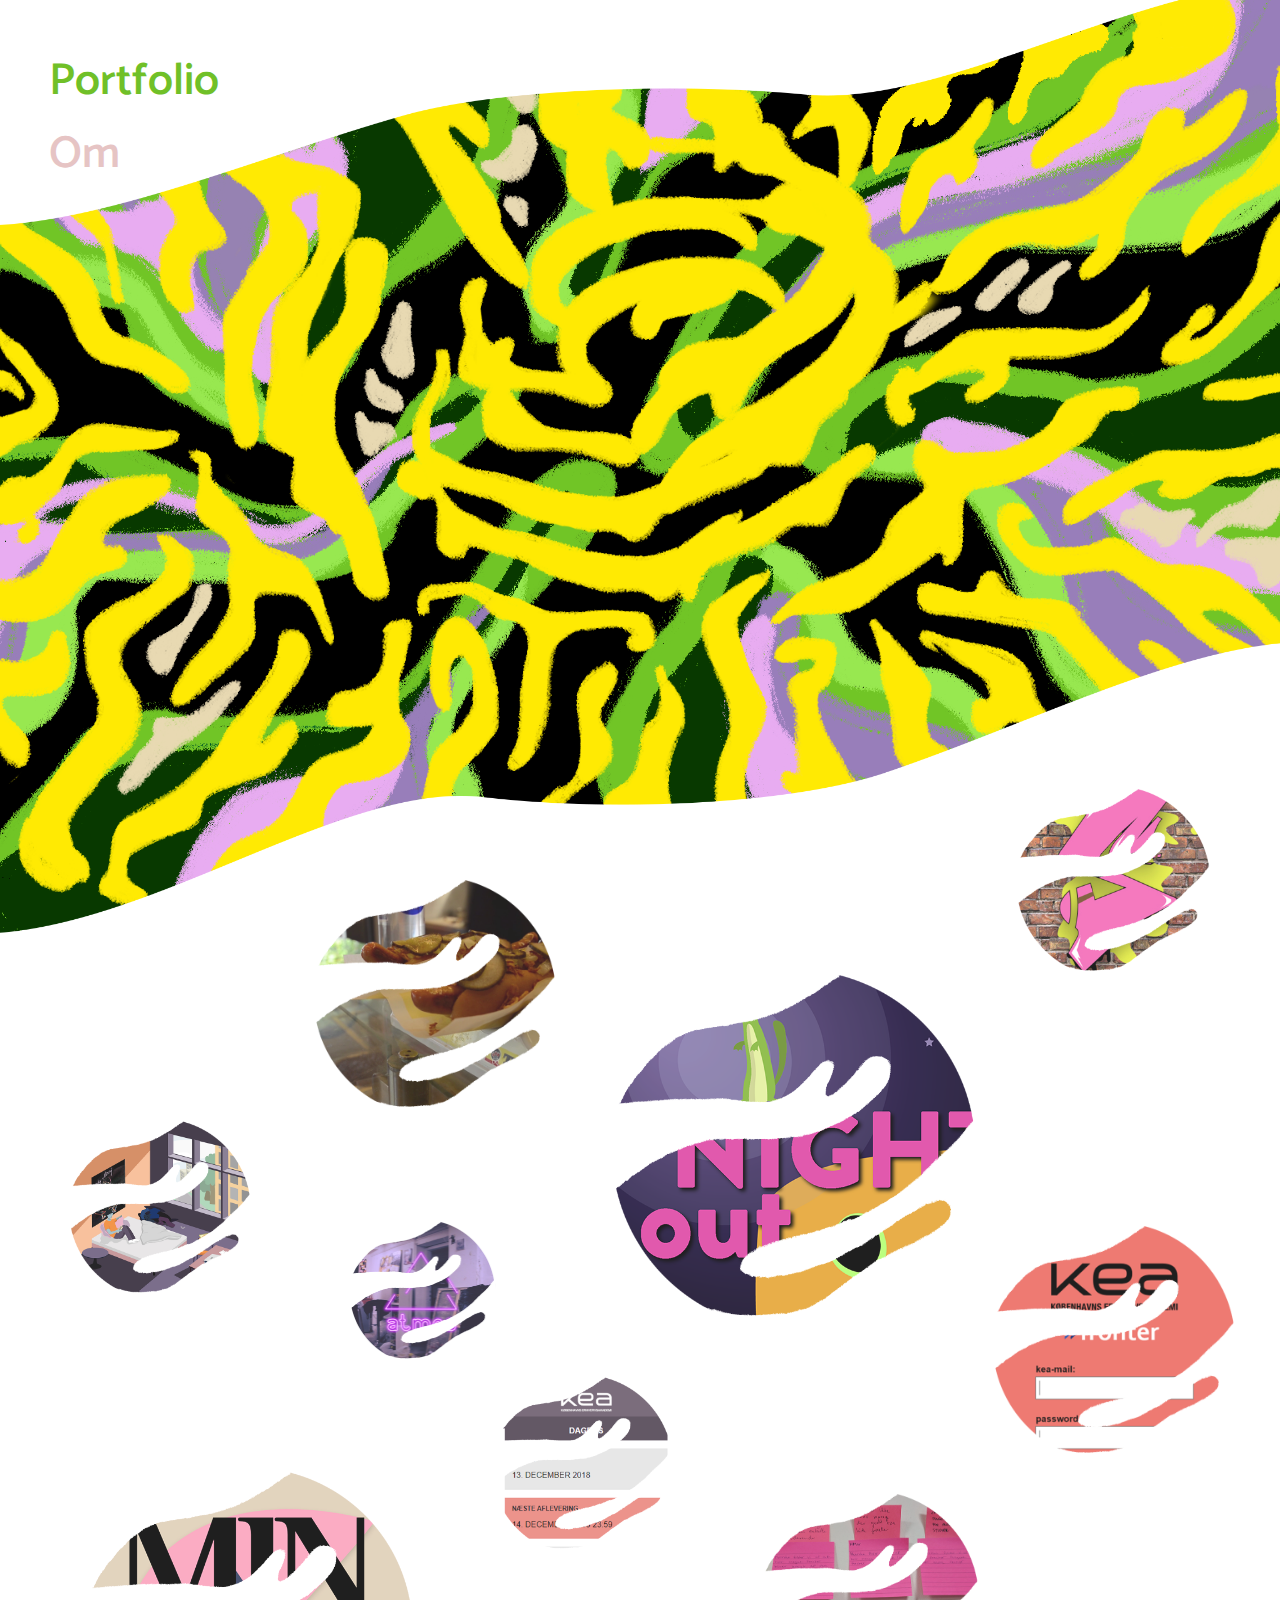
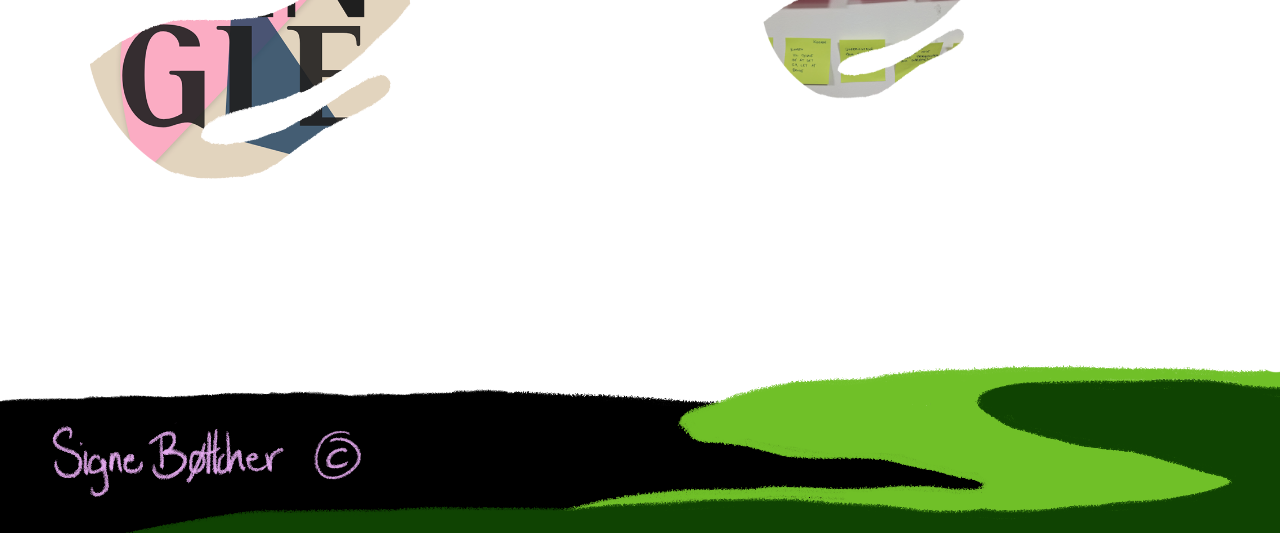
<file: index.html>
<!doctype html>
<html lang="da">

<head>
    <meta charset="utf-8">
    <meta name="viewport" content="width=device-width, initial-scale=1.0">
    <meta name="viewport" content="width=device-width, initial-scale = 1.0,
maximum-scale=1.0, user-scalable=no" />
    <link href="https://fonts.googleapis.com/css?family=Catamaran:400,500,600,700" rel="stylesheet">
    <link href="https://fonts.googleapis.com/css?family=Happy+Monkey&amp;subset=latin-ext" rel="stylesheet">
    <link rel="stylesheet" href="styles.css">
    <link rel="icon" type="image/png" sizes="16x16" href="billeder/ikon.png">
    <title>Signe Bøttcher</title>
</head>

<body>
    <header>
        <nav>
            <a href="#portfolio">Portfolio</a> <br>
            <a href="om.html">Om</a>
        </nav>
    </header>


    <section id="splash">
        <div id="background"></div>
        <div id="middelground"></div>
        <div id="forground"></div>
    </section>


    <section id=portfolio>


        <div class="figur figur1">

            <a href="stilartssite_street_art.html">
                <div class="figur_billede figur_billede1">
                    <div class="hover_design hover_design1">01.04.02 <br> stilartssite
                    </div>
                </div>
            </a>

        </div>
        <div class="figur figur2">
            <a href="christines_dilemma.html">
                <div class="figur_billede figur_billede2">
                    <div class="hover_design hover_design2">02.01.01 <br> Pilotopgave
                    </div>
                </div>
            </a>
        </div>
        <div class="figur figur3">
            <a href="redesign_atmos.html">
                <div class="figur_billede figur_billede3">
                    <div class="hover_design hover_design3">02.02.01 <br> Redesign af website
                    </div>
                </div>
            </a>
        </div>
        <div class="figur figur4">
            <a href="night_out.html">
                <div class="figur_billede figur_billede4">
                    <div class="hover_design hover_design4">03.03.03 <br> Animationsopgave
                    </div>
                </div>
            </a> </div>
        <div class="figur figur5">
            <div class="figur_billede figur_billede5">
                <a href="send_nudes.html">
                    <div class="hover_design hover_design5">03.05.01 <br> Sex og Samfund
                    </div>
                </a>
            </div>
        </div>
        <div class="figur figur6">
            <a href="fronter_xd_prototype.html">
                <div class="figur_billede figur_billede6">
                    <div class="hover_design hover_design6">04.02.01 <br> Design sprint
                    </div>
                </div>
            </a>
        </div>
        <div class="figur figur7">
            <a href="fronter_web_prototype.html">
                <div class="figur_billede figur_billede7">
                    <div class="hover_design hover_design7">04.03.01 <br> Web prototype
                    </div>
                </div>
            </a>
        </div>
        <div class="figur figur8">
            <a href="kea_mingle.html">
                <div class="figur_billede figur_billede8">
                    <div class="hover_design hover_design8">04.04.01 <br> Native app
                    </div>
                </div>
            </a>
        </div>
        <div class="figur figur9">
            <a href="temadokumentation.html">
                <div class="figur_billede figur_billede9">
                    <div class="hover_design hover_design9">04.04.02 <br> Temadokumentation
                    </div>
                </div>
            </a>
        </div>

        <footer>

            <div class="footer_wave_front"><img src="billeder/footer.png" alt="footer"></div>
        </footer>
    </section>



    <script src="script.js"></script>
</body>

</html>
</file>
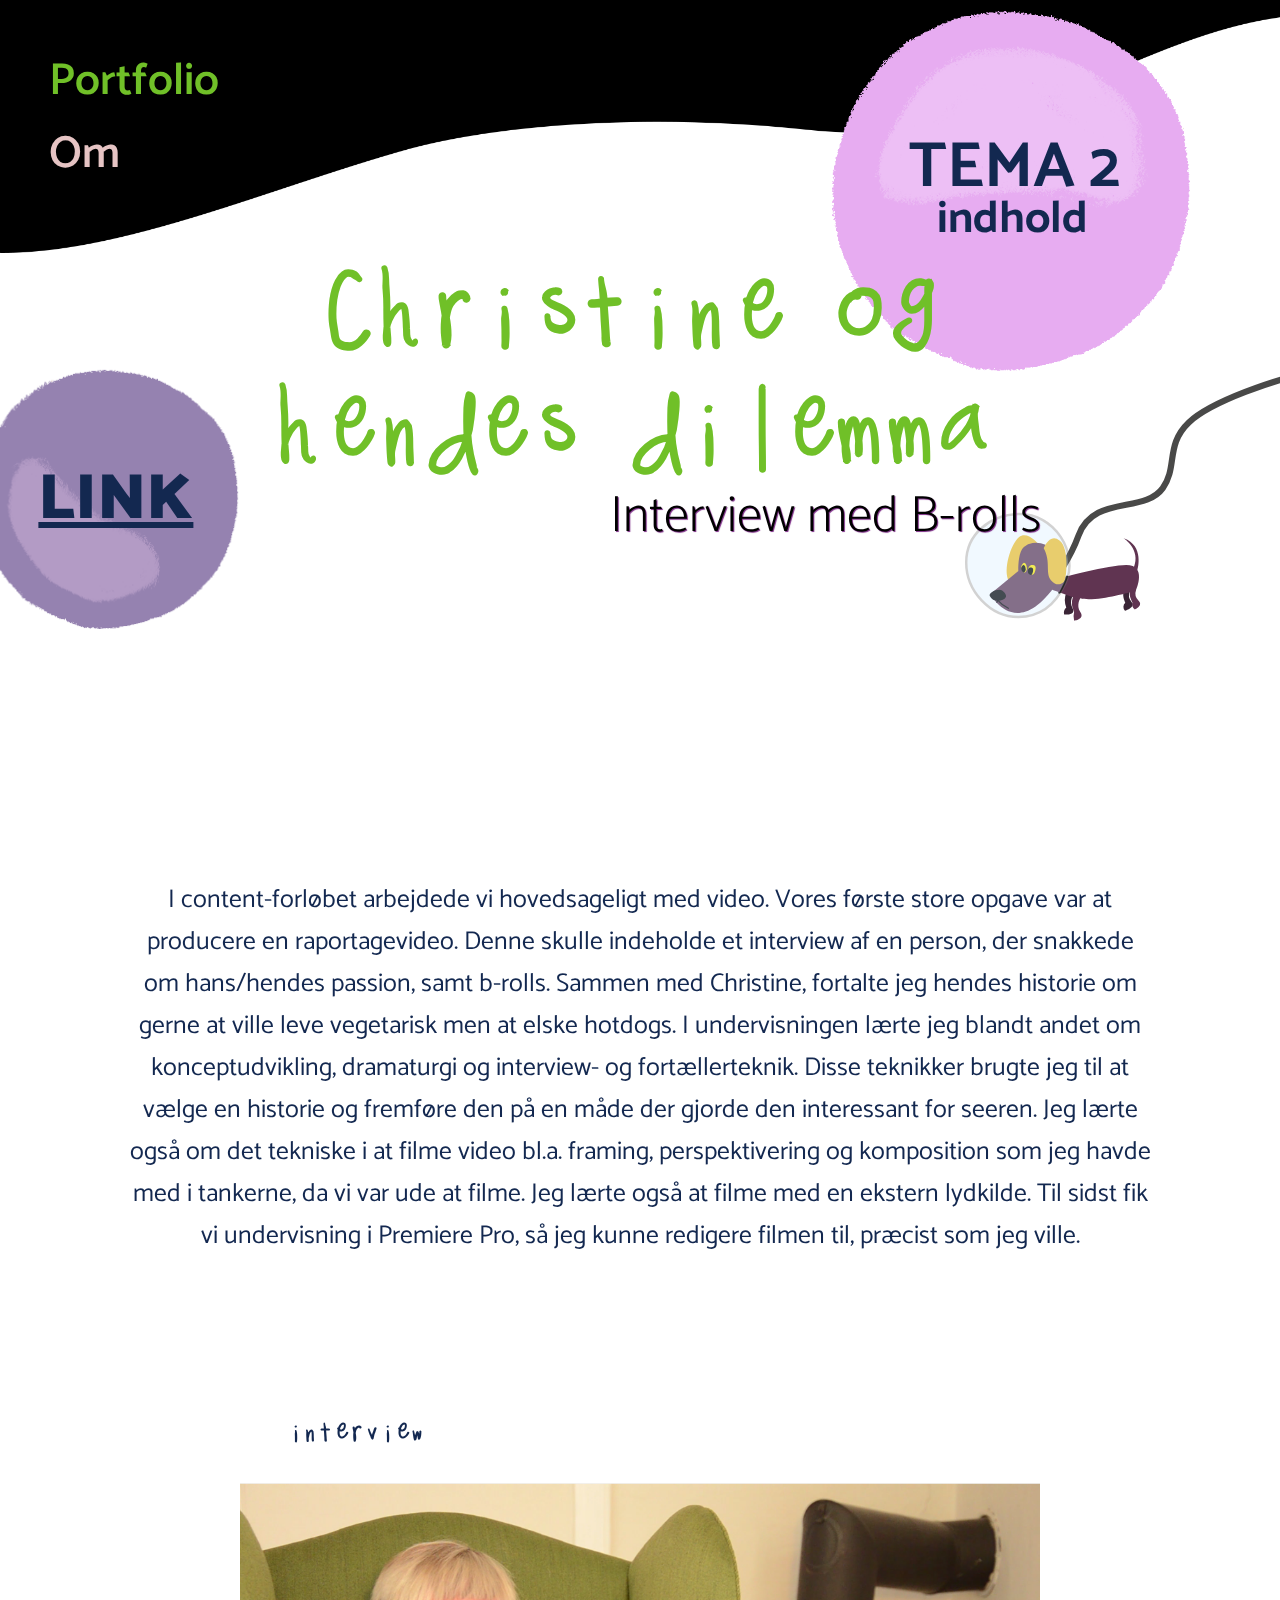
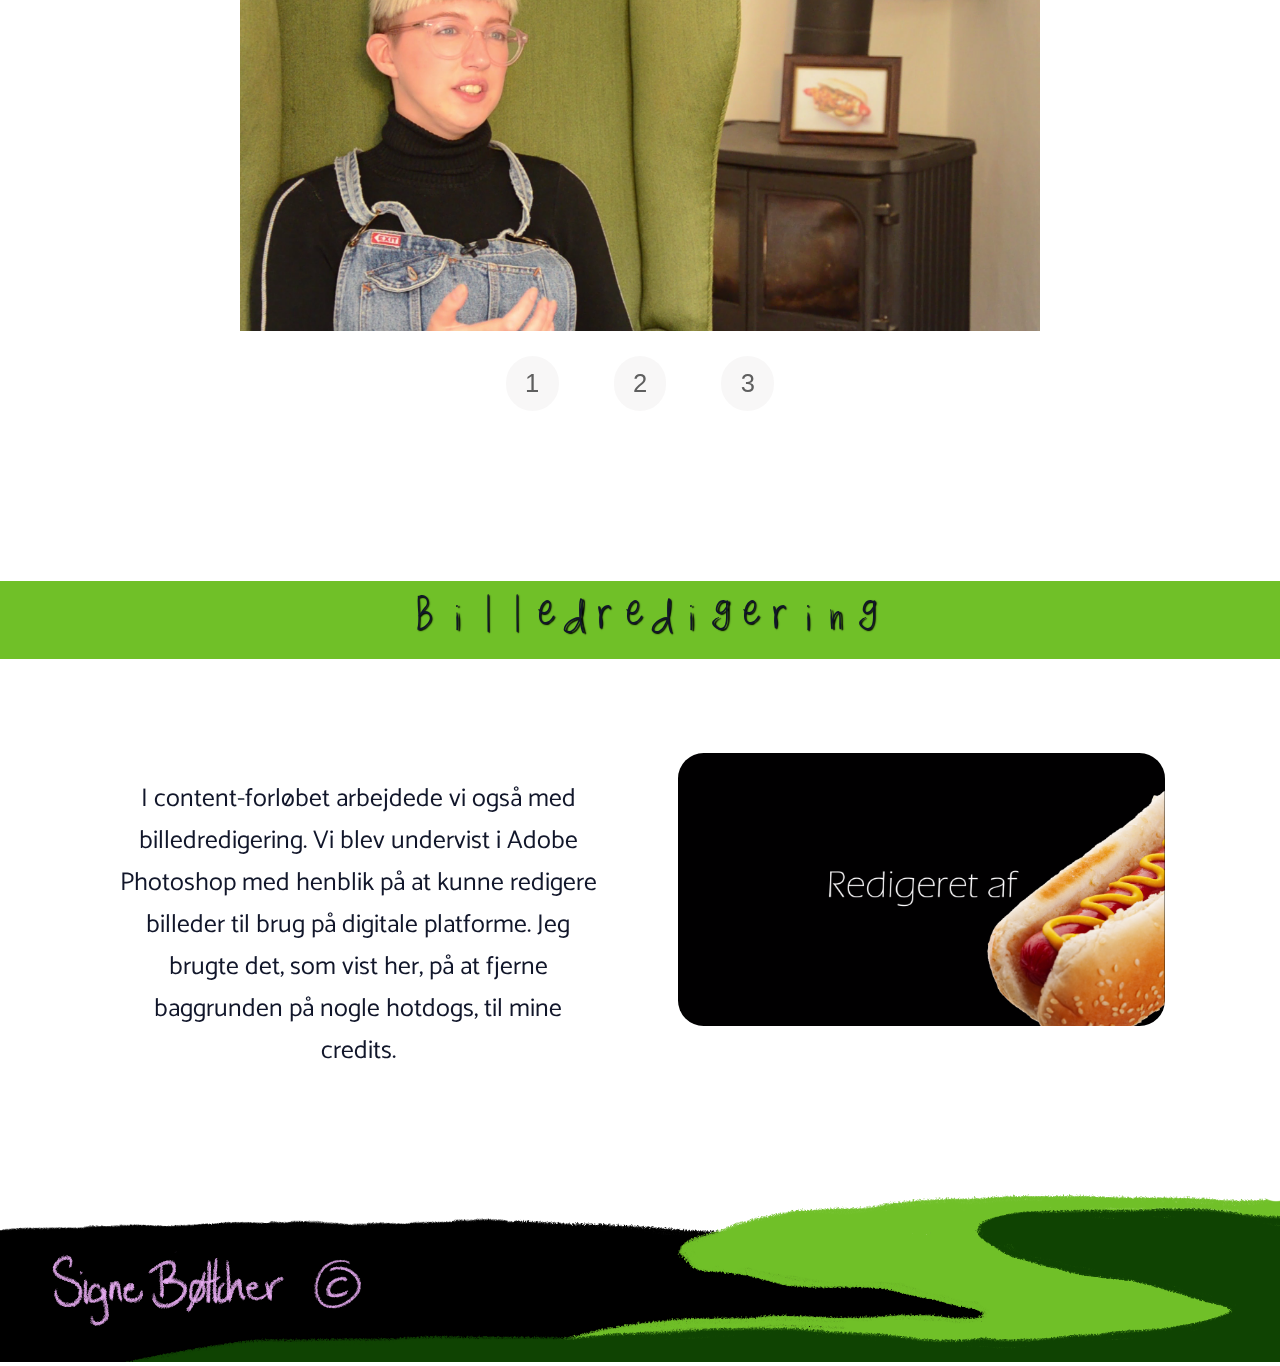
<file: christines_dilemma.html>
<!doctype html>
<html lang="da">

<head>
    <meta charset="utf-8">
    <meta name="viewport" content="width=device-width, initial-scale=1.0">
    <link href="https://fonts.googleapis.com/css?family=Catamaran:400,500,600,700" rel="stylesheet">
    <link href="https://fonts.googleapis.com/css?family=Dancing+Script&amp;subset=latin-ext" rel="stylesheet">
    <link rel="stylesheet" href="styles.css">
    <link rel="icon" type="image/png" sizes="16x16" href="billeder/ikon.png">
    <title>Signe Bøttcher</title>
</head>

<body>
    <header>
        <img src="billeder/header.png" alt="header">
        <nav>
            <a href="index.html">Portfolio</a> <br>
            <a href="om.html">Om</a>

        </nav>
        <div class="caption caption2">
            <img src="billeder/planet.png" alt="planet">
            <h2>TEMA 2</h2>
            <h3>indhold</h3>
        </div>
    </header>




    <section id=christine>
        <div class="opgaven"><a href="https://www.youtube.com/watch?v=bg3u8Rcft6s&t=7s">LINK</a></div>


        <div class="sectionwrapper">

            <div class="text">
                <h1>Christine og hendes dilemma</h1>
                <h2>Interview med B-rolls</h2>
                <p>I content-forløbet arbejdede vi hovedsageligt med video. Vores første store opgave var at producere en raportagevideo. Denne skulle indeholde et interview af en person, der snakkede om hans/hendes passion, samt b-rolls. Sammen med Christine, fortalte jeg hendes historie om gerne at ville leve vegetarisk men at elske hotdogs. I undervisningen lærte jeg blandt andet om konceptudvikling, dramaturgi og interview- og fortællerteknik. Disse teknikker brugte jeg til at vælge en historie og fremføre den på en måde der gjorde den interessant for seeren. Jeg lærte også om det tekniske i at filme video bl.a. framing, perspektivering og komposition som jeg havde med i tankerne, da vi var ude at filme. Jeg lærte også at filme med en ekstern lydkilde. Til sidst fik vi undervisning i Premiere Pro, så jeg kunne redigere filmen til, præcist som jeg ville.</p>
                <br>

            </div>

            <div class="image_container">

                <div class="image1">
                    <img src="billeder/christine/interview1.png" alt="interview">
                    <div class="image_text">
                        <h3>interview</h3>
                    </div>

                </div>

                <div class="image2 hide">
                    <img src="billeder/christine/interview2.png" alt="broll">
                    <div class="image_text">
                        <h3>b-roll</h3>
                    </div>
                </div>

                <div class="image3 hide">
                    <img src="billeder/christine/interview3.png" alt="afsløring">
                    <div class="image_text">
                        <h3>breakpoint</h3>
                    </div>

                </div>
            </div>

            <button class="button button1">1</button>
            <button class="button button2">2</button>
            <button class="button button3">3</button>

            <div class="bottom_title">
                <h2>Billedredigering</h2>
            </div>
            <div class="bottom_part">

                <div class="bottom_part_left">
                    <p>
                        I content-forløbet arbejdede vi også med billedredigering. Vi blev undervist i Adobe Photoshop med henblik på at kunne redigere billeder til brug på digitale platforme. Jeg brugte det, som vist her, på at fjerne baggrunden på nogle hotdogs, til mine credits.
                    </p>

                </div>

                <div class="bottom_part_right">

                    <img src="billeder/christine/hotdog.png" alt="hotdogeksempel">


                </div>


            </div>
            <div class="hund"><img src="billeder/hund.svg" alt="hund"></div>
        </div>
    </section>

    <footer>

        <div class="footer_wave"><img src="billeder/footer.png" alt="footer"></div>
    </footer>



    <script src="script_port_3b.js"></script>
</body>

</html>
</file>
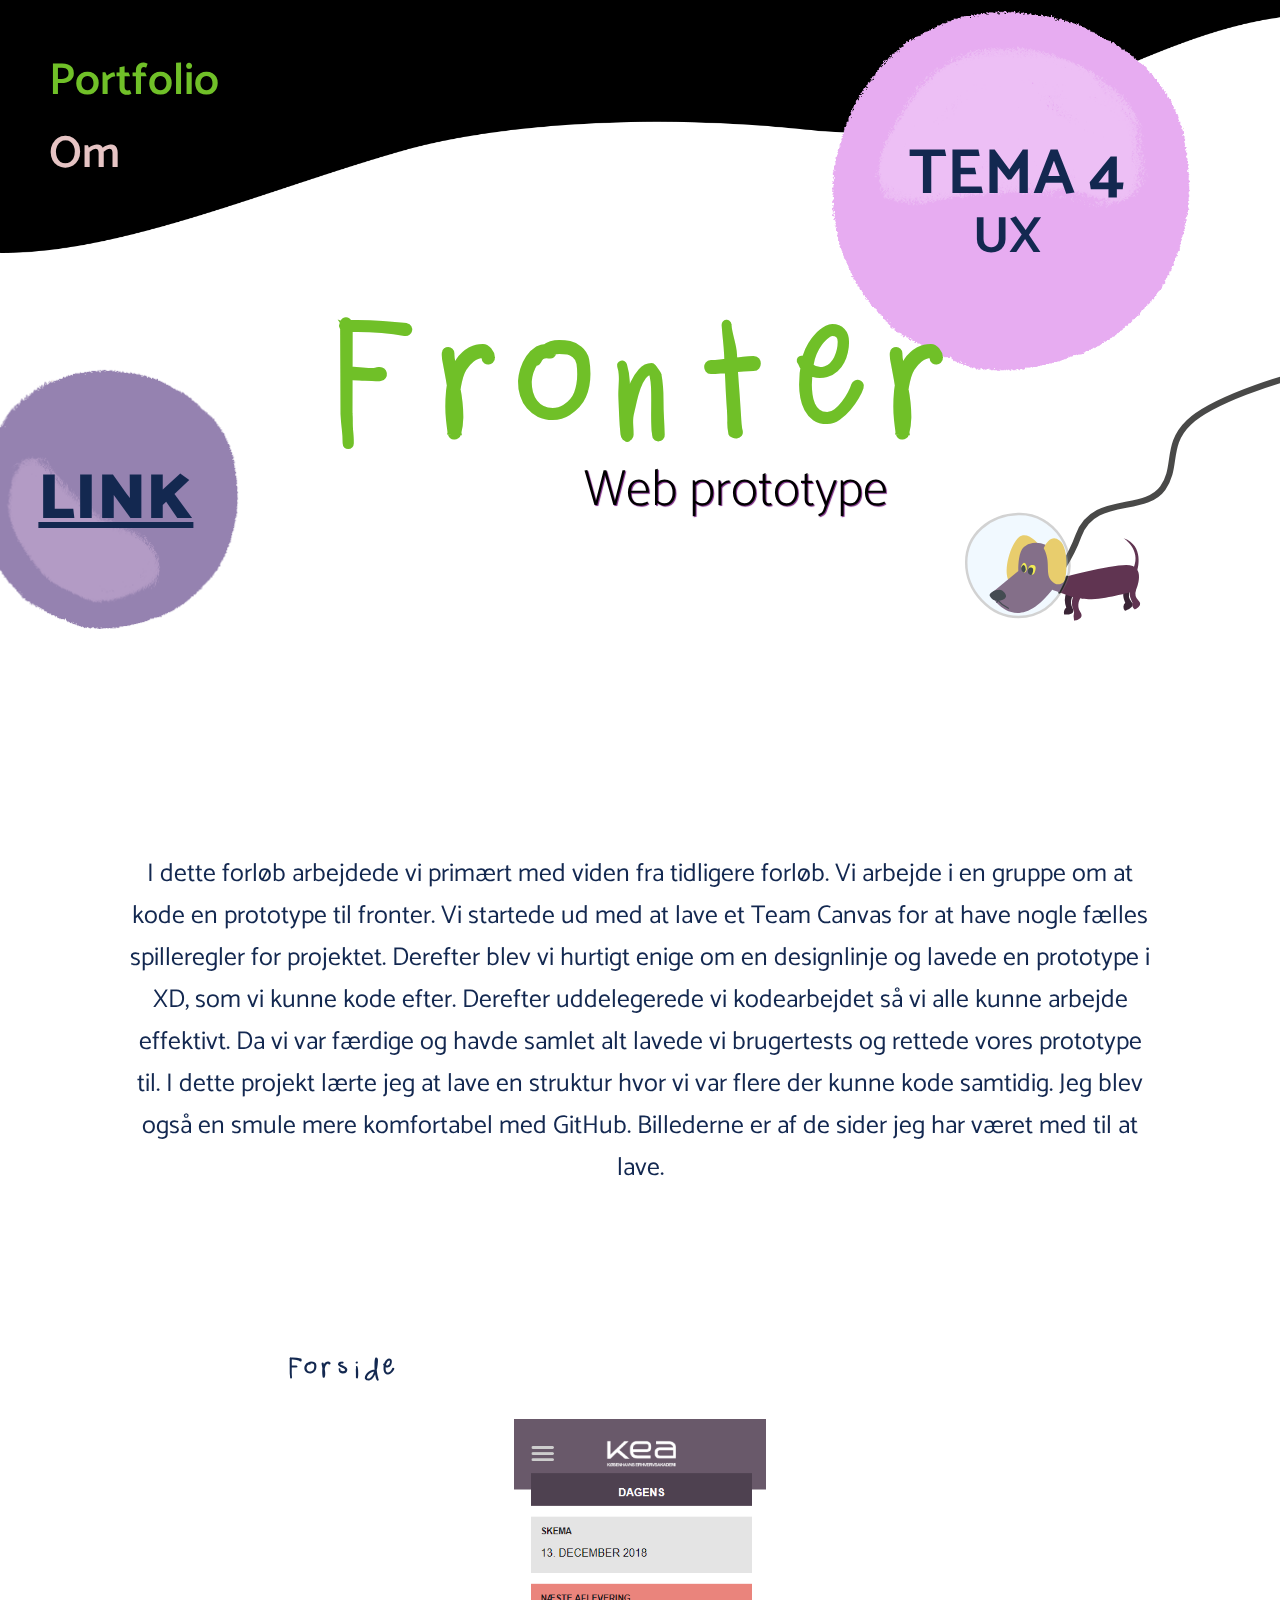
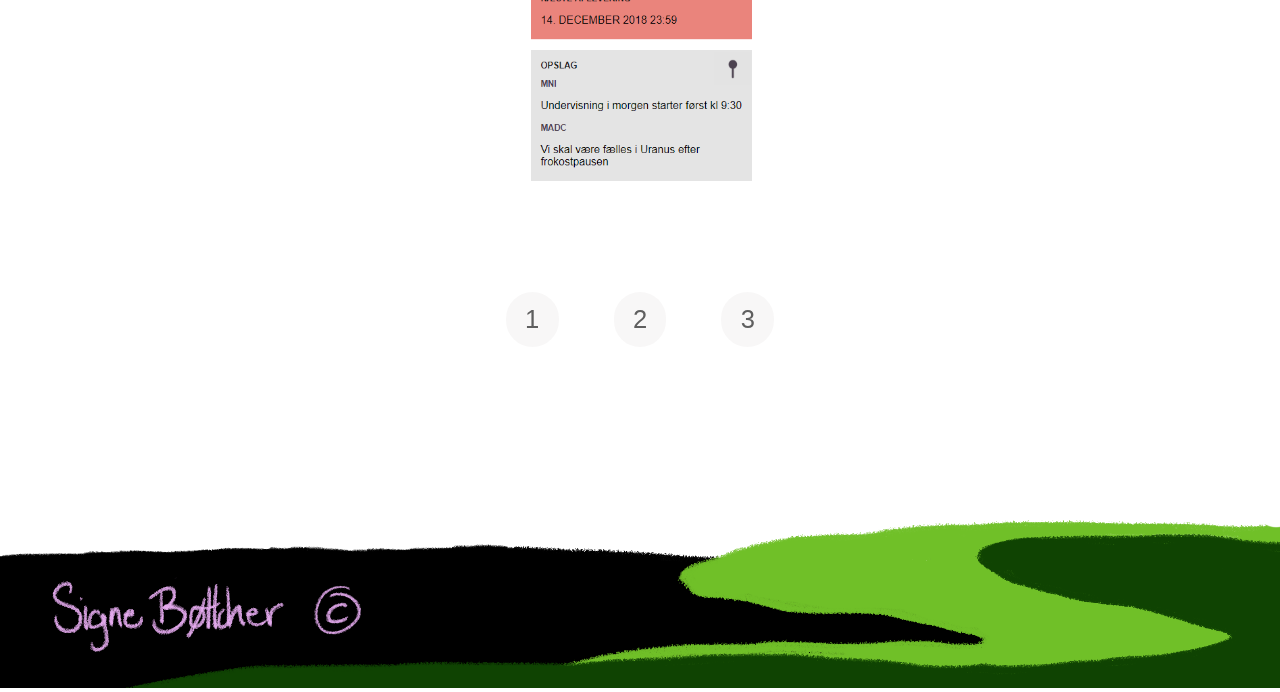
<file: fronter_web_prototype.html>
<!doctype html>
<html lang="da">

<head>
    <meta charset="utf-8">
    <meta name="viewport" content="width=device-width, initial-scale=1.0">
    <link href="https://fonts.googleapis.com/css?family=Catamaran:400,500,600,700" rel="stylesheet">
    <link href="https://fonts.googleapis.com/css?family=Dancing+Script&amp;subset=latin-ext" rel="stylesheet">
    <link rel="stylesheet" href="styles.css">
    <link rel="icon" type="image/png" sizes="16x16" href="billeder/ikon.png">
    <title>Signe Bøttcher</title>
</head>

<body>
    <header>
        <img src="billeder/header.png" alt="header">
        <nav>
            <a href="index.html">Portfolio</a> <br>
            <a href="om.html">Om</a>

        </nav>
        <div class="caption caption4">
            <img src="billeder/planet.png" alt="planet">
            <h2>TEMA 4</h2>
            <h3>UX</h3>
        </div>
    </header>




    <section id=web_proto>

        <div class="opgaven"><a href="http://signeb.dk/kea/04-ux/04_03_01_prototype/">LINK</a></div>
        <div class="sectionwrapper">

            <div class="text">
                <h1>Fronter</h1>
                <h2>Web prototype</h2>
                <p>I dette forløb arbejdede vi primært med viden fra tidligere forløb. Vi arbejde i en gruppe om at kode en prototype til fronter. Vi startede ud med at lave et Team Canvas for at have nogle fælles spilleregler for projektet. Derefter blev vi hurtigt enige om en designlinje og lavede en prototype i XD, som vi kunne kode efter. Derefter uddelegerede vi kodearbejdet så vi alle kunne arbejde effektivt. Da vi var færdige og havde samlet alt lavede vi brugertests og rettede vores prototype til. I dette projekt lærte jeg at lave en struktur hvor vi var flere der kunne kode samtidig. Jeg blev også en smule mere komfortabel med GitHub. Billederne er af de sider jeg har været med til at lave.</p>
                <br>



            </div>

            <div class="image_container">

                <div class="image1">
                    <img src="billeder/fronterweb/web2.png" alt="forside">
                    <div class="image_text">
                        <h3>Forside</h3>
                    </div>
                </div>

                <div class="image2 hide">
                    <img src="billeder/fronterweb/web3.png" alt="burgermenu">
                    <div class="image_text">
                        <h3>Burgermenu</h3>
                    </div>
                </div>

                <div class="image3 hide">
                    <img src="billeder/fronterweb/web4.png" alt="afleveringer">
                    <div class="image_text">
                        <h3>Afleveringer</h3>
                    </div>
                </div>
            </div>

            <button class="button button1">1</button>
            <button class="button button2">2</button>
            <button class="button button3">3</button>

            <div class="hund"><img src="billeder/hund.svg" alt="hund"></div>
        </div>
    </section>

    <footer>

        <div class="footer_wave"><img src="billeder/footer.png" alt="footer"></div>
    </footer>



    <script src="script_port_3b.js"></script>
</body>

</html>
</file>
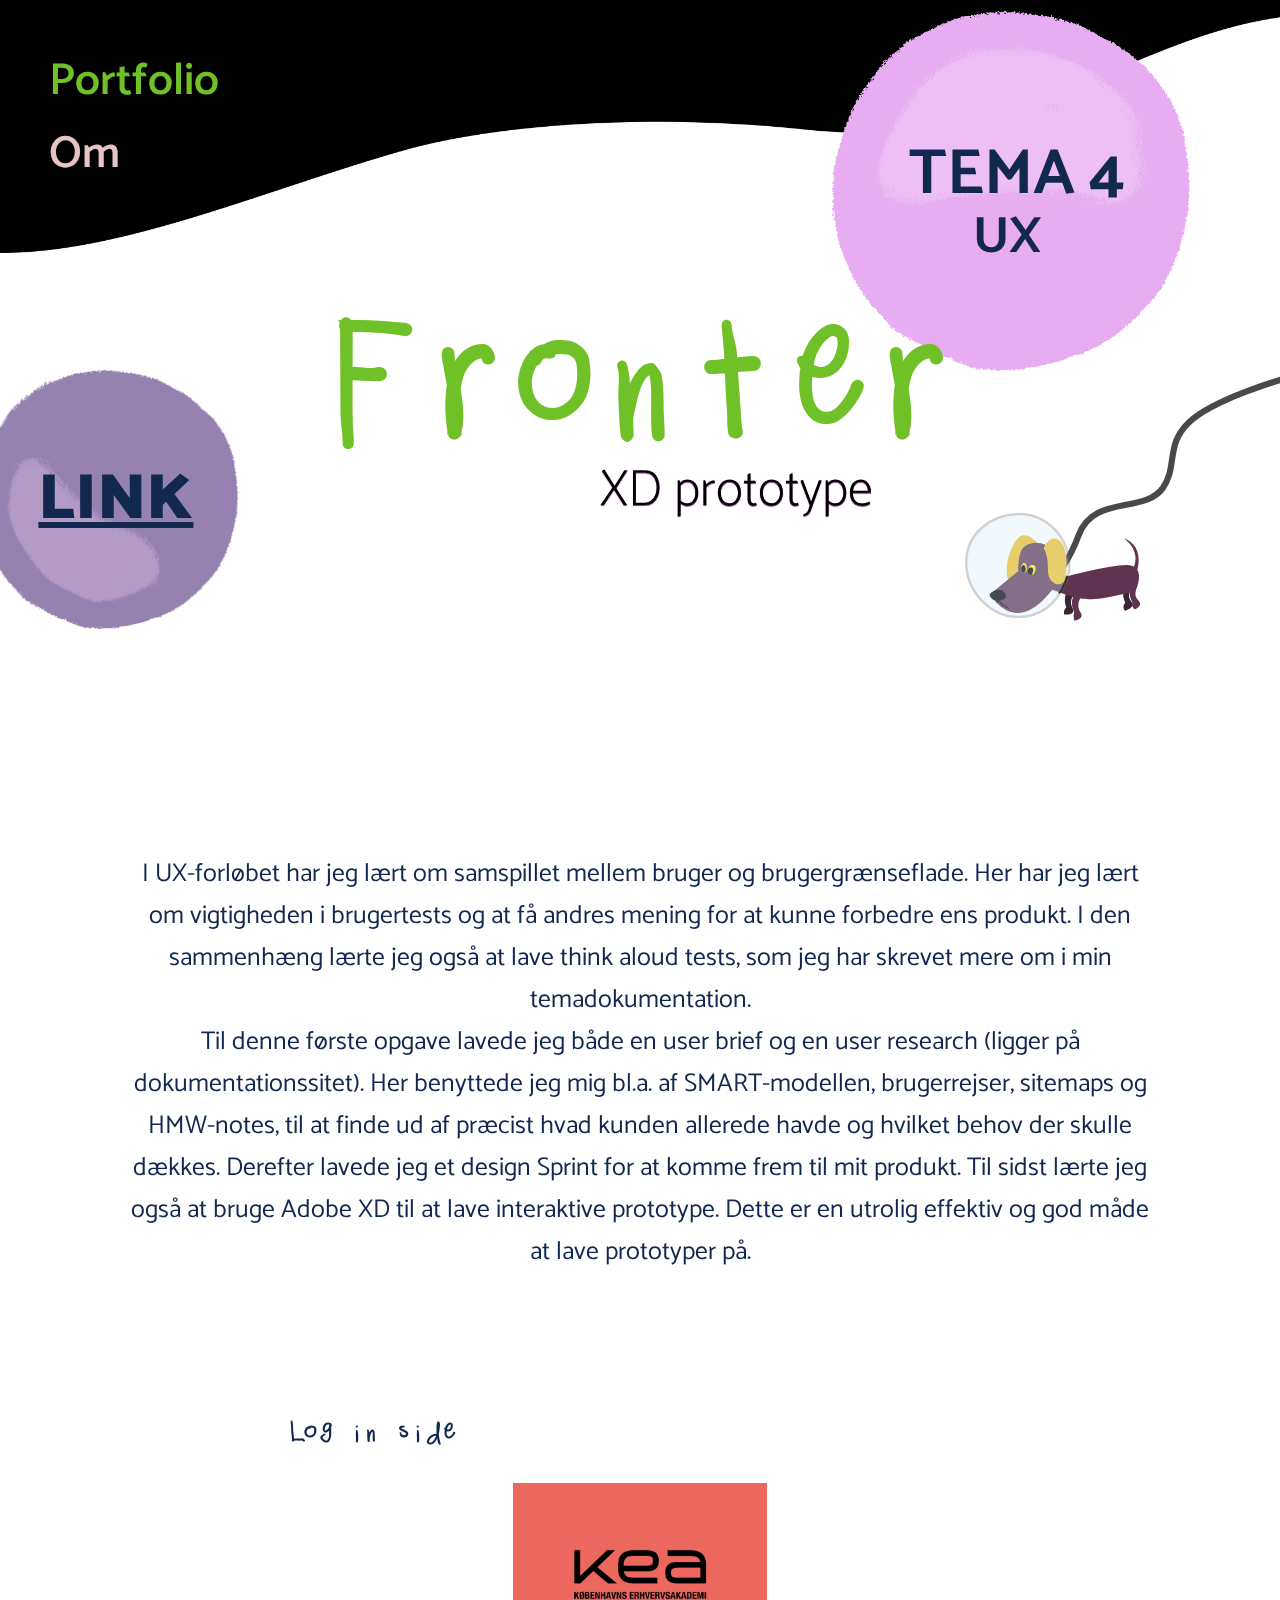
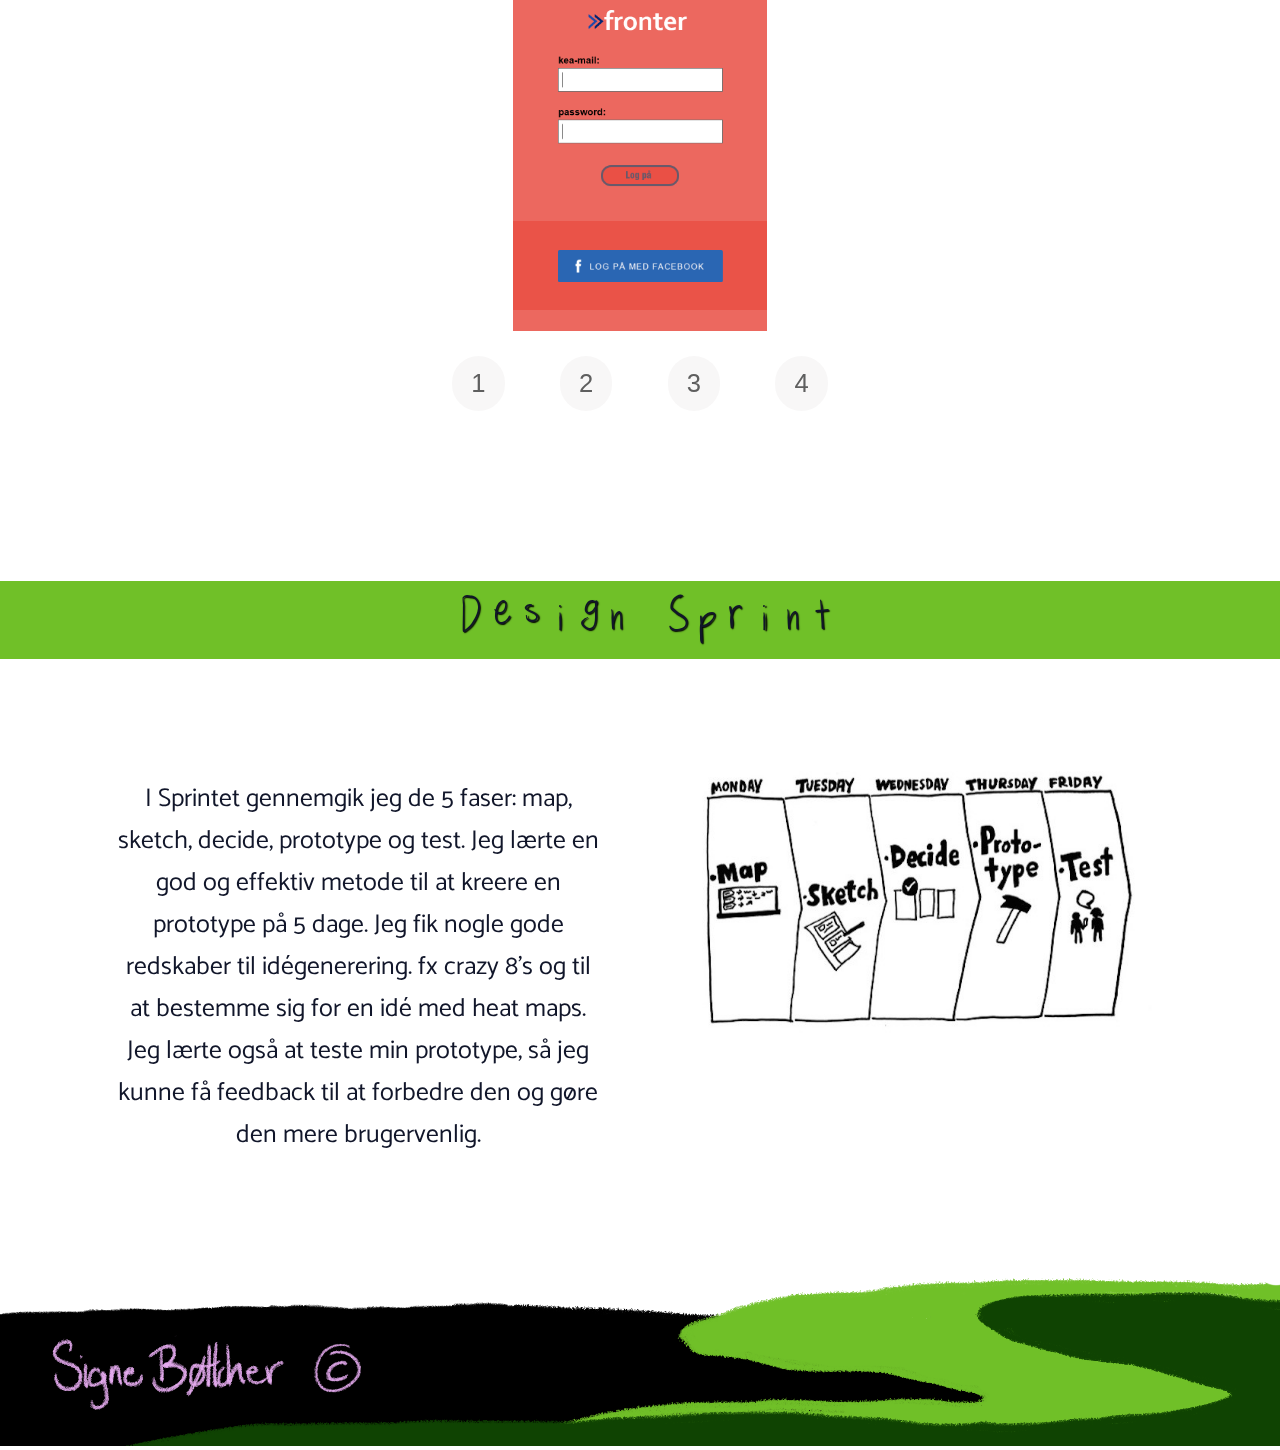
<file: fronter_xd_prototype.html>
<!doctype html>
<html lang="da">

<head>
    <meta charset="utf-8">
    <meta name="viewport" content="width=device-width, initial-scale=1.0">
    <link href="https://fonts.googleapis.com/css?family=Catamaran:400,500,600,700" rel="stylesheet">
    <link href="https://fonts.googleapis.com/css?family=Dancing+Script&amp;subset=latin-ext" rel="stylesheet">
    <link rel="stylesheet" href="styles.css">
    <link rel="icon" type="image/png" sizes="16x16" href="billeder/ikon.png">
    <title>Signe Bøttcher</title>
</head>

<body>
    <header>
        <img src="billeder/header.png" alt="header">
        <nav>
            <a href="index.html">Portfolio</a> <br>
            <a href="om.html">Om</a>

        </nav>
        <div class="caption caption4">
            <img src="billeder/planet.png" alt="planet">
            <h2>TEMA 4</h2>
            <h3>UX</h3>
        </div>
    </header>




    <section id=xd_proto>

        <div class="opgaven"><a href="https://xd.adobe.com/view/943852cc-6da3-4e48-4147-58eb3ec974e8-e209/">LINK</a></div>
        <div class="sectionwrapper">

            <div class="text">
                <h1>Fronter</h1>
                <h2>XD prototype</h2>

                <p>I UX-forløbet har jeg lært om samspillet mellem bruger og brugergrænseflade. Her har jeg lært om vigtigheden i brugertests og at få andres mening for at kunne forbedre ens produkt. I den sammenhæng lærte jeg også at lave think aloud tests, som jeg har skrevet mere om i min temadokumentation. <br> Til denne første opgave lavede jeg både en user brief og en user research (ligger på dokumentationssitet). Her benyttede jeg mig bl.a. af SMART-modellen, brugerrejser, sitemaps og HMW-notes, til at finde ud af præcist hvad kunden allerede havde og hvilket behov der skulle dækkes. Derefter lavede jeg et design Sprint for at komme frem til mit produkt. Til sidst lærte jeg også at bruge Adobe XD til at lave interaktive prototype. Dette er en utrolig effektiv og god måde at lave prototyper på.

                </p>
                <br>

            </div>

            <div class="image_container">

                <div class="image1">
                    <img src="billeder/fronterxd/xd1.png" alt="splashbillede">
                    <div class="image_text">

                        <h3>Log in side</h3>
                    </div>
                </div>

                <div class="image2 hide">
                    <img src="billeder/fronterxd/xd2.png" alt="splashbillede">
                    <div class="image_text">
                        <h3>Forside</h3>
                    </div>
                </div>

                <div class="image3 hide">
                    <img src="billeder/fronterxd/xd3.png" alt="splashbillede">
                    <div class="image_text">
                        <h3>Videomateriale</h3>

                    </div>
                </div>

                <div class="image4 hide">
                    <img src="billeder/fronterxd/xd4.png" alt="splashbillede">
                    <div class="image_text">
                        <h3>Enkelt video</h3>

                    </div>
                </div>
            </div>

            <button class="button button1">1</button>
            <button class="button button2">2</button>
            <button class="button button3">3</button>
            <button class="button button4">4</button>

            <div class="bottom_title">
                <h2>Design Sprint</h2>
            </div>
            <div class="bottom_part">

                <div class="bottom_part_left">
                    <p>
                        I Sprintet gennemgik jeg de 5 faser: map, sketch, decide, prototype og test. Jeg lærte en god og effektiv metode til at kreere en prototype på 5 dage. Jeg fik nogle gode redskaber til idégenerering. fx crazy 8's og til at bestemme sig for en idé med heat maps. Jeg lærte også at teste min prototype, så jeg kunne få feedback til at forbedre den og gøre den mere brugervenlig.
                    </p>

                </div>

                <div class="bottom_part_right">
                    <img src="billeder/fronterxd/sprint_ugeskema.jpg" alt="sprint">

                </div>


            </div>
            <div class="hund"><img src="billeder/hund.svg" alt="hund"></div>
        </div>
    </section>

    <footer>

        <div class="footer_wave"><img src="billeder/footer.png" alt="footer"></div>
    </footer>



    <script src="script_port.js"></script>
</body>

</html>
</file>
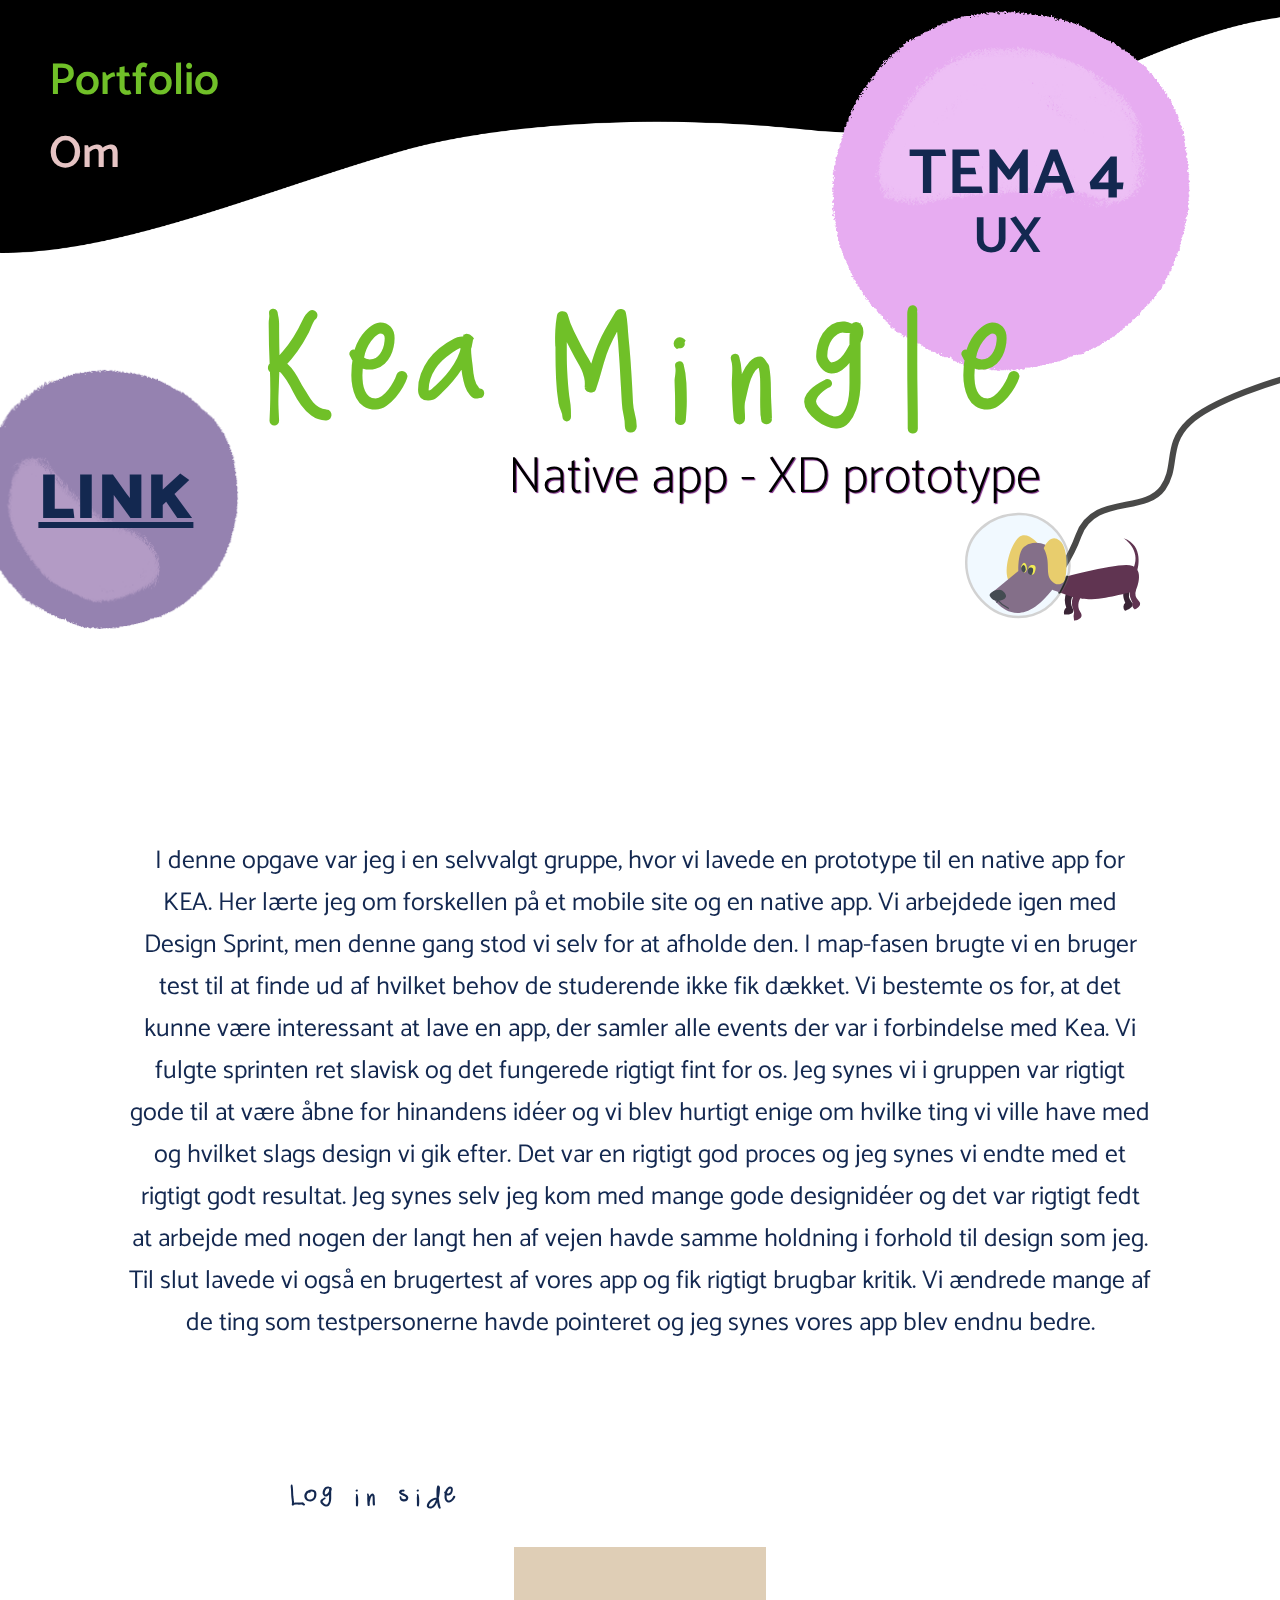
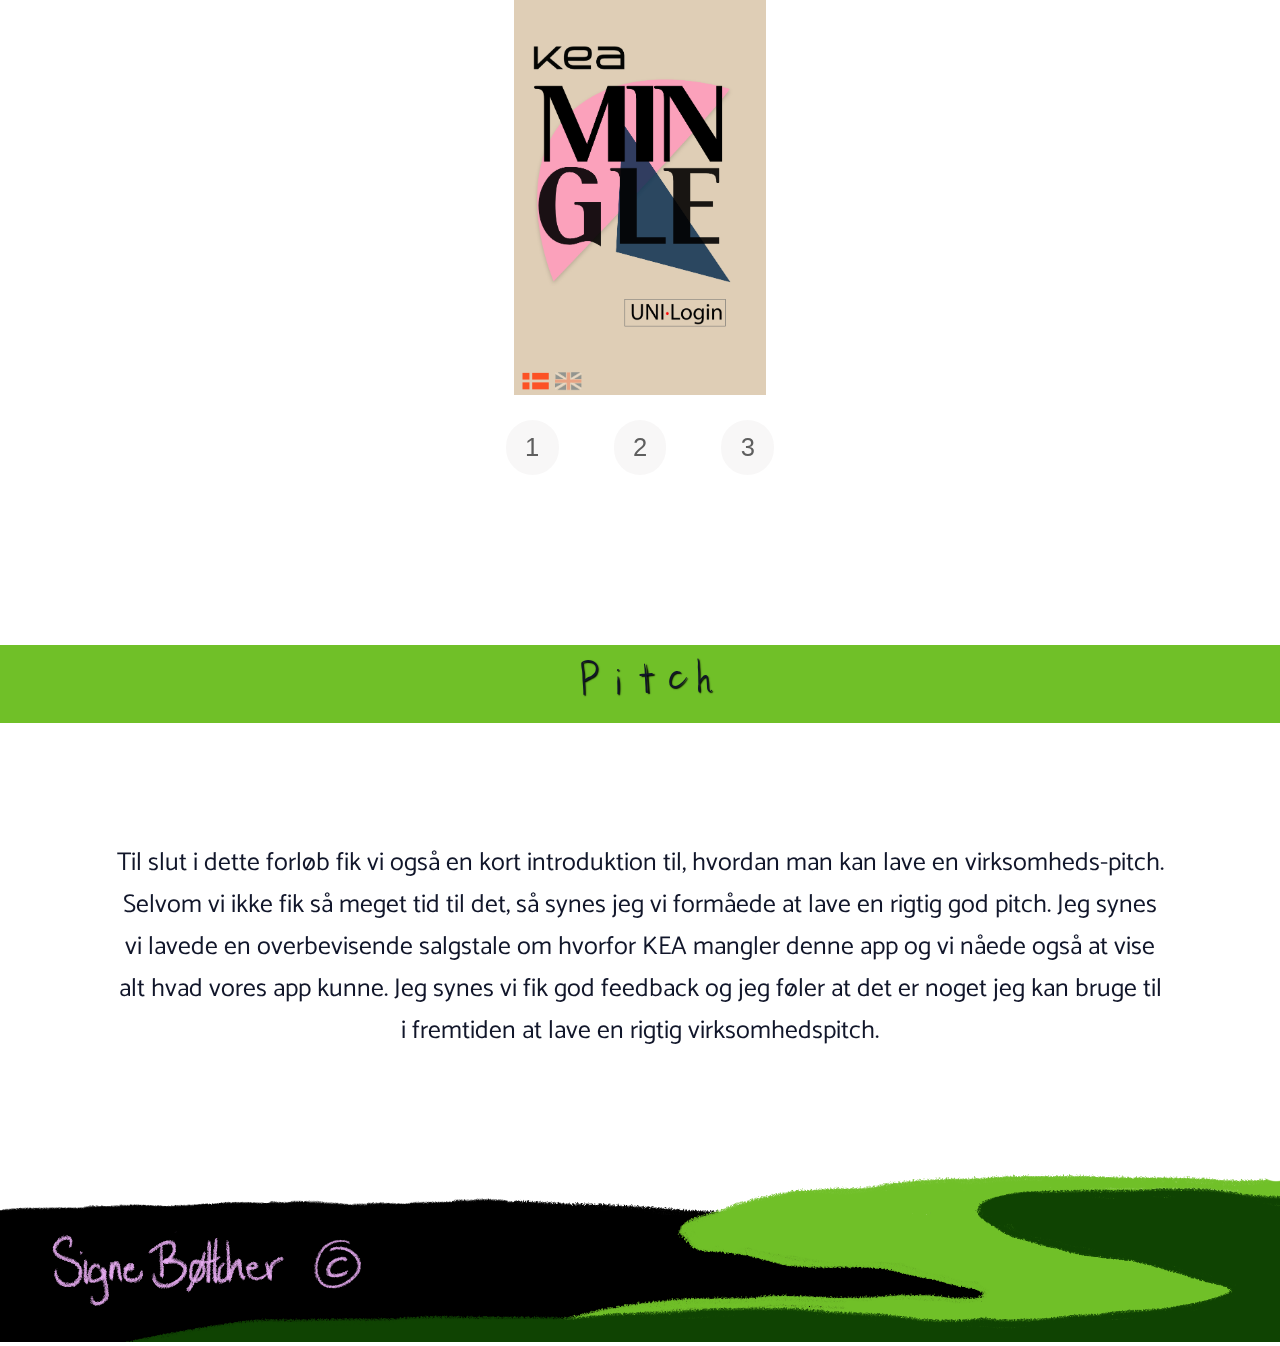
<file: kea_mingle.html>
<!doctype html>
<html lang="da">

<head>
    <meta charset="utf-8">
    <meta name="viewport" content="width=device-width, initial-scale=1.0">
    <link href="https://fonts.googleapis.com/css?family=Catamaran:400,500,600,700" rel="stylesheet">
    <link href="https://fonts.googleapis.com/css?family=Dancing+Script&amp;subset=latin-ext" rel="stylesheet">
    <link rel="stylesheet" href="styles.css">
    <link rel="icon" type="image/png" sizes="16x16" href="billeder/ikon.png">
    <title>Signe Bøttcher</title>
</head>

<body>
    <header>
        <img src="billeder/header.png" alt="header">
        <nav>
            <a href="index.html">Portfolio</a> <br>
            <a href="om.html">Om</a>

        </nav>
        <div class="caption caption4">
            <img src="billeder/planet.png" alt="planet">
            <h2>TEMA 4</h2>
            <h3>UX</h3>
        </div>
    </header>




    <section id=mingle>
        <div class="opgaven"><a href="https://xd.adobe.com/view/a0953c4c-5141-49c9-4a59-a8b1bf8ad5f4-d6a4/?fullscreen">LINK</a></div>

        <div class="sectionwrapper">

            <div class="text">
                <h1>Kea Mingle</h1>
                <h2>Native app - XD prototype</h2>

                <p>I denne opgave var jeg i en selvvalgt gruppe, hvor vi lavede en prototype til en native app for KEA. Her lærte jeg om forskellen på et mobile site og en native app. Vi arbejdede igen med Design Sprint, men denne gang stod vi selv for at afholde den. I map-fasen brugte vi en bruger test til at finde ud af hvilket behov de studerende ikke fik dækket. Vi bestemte os for, at det kunne være interessant at lave en app, der samler alle events der var i forbindelse med Kea. Vi fulgte sprinten ret slavisk og det fungerede rigtigt fint for os. Jeg synes vi i gruppen var rigtigt gode til at være åbne for hinandens idéer og vi blev hurtigt enige om hvilke ting vi ville have med og hvilket slags design vi gik efter. Det var en rigtigt god proces og jeg synes vi endte med et rigtigt godt resultat. Jeg synes selv jeg kom med mange gode designidéer og det var rigtigt fedt at arbejde med nogen der langt hen af vejen havde samme holdning i forhold til design som jeg. Til slut lavede vi også en brugertest af vores app og fik rigtigt brugbar kritik. Vi ændrede mange af de ting som testpersonerne havde pointeret og jeg synes vores app blev endnu bedre.</p>
                <br>


            </div>

            <div class="image_container">
                <div class="image1">
                    <img src="billeder/nativeapp/mingle1.png" alt="loginside">
                    <div class="image_text">

                        <h3>Log in side</h3>
                    </div>
                </div>

                <div class="image2 hide">
                    <img src="billeder/nativeapp/mingle2.png" alt="forside">
                    <div class="image_text">
                        <h3>Forside</h3>
                    </div>

                </div>

                <div class="image3 hide">
                    <img src="billeder/nativeapp/mingle3.png" alt="findapps">
                    <div class="image_text">
                        <h3>Find apps</h3>

                    </div>
                </div>
            </div>

            <button class="button button1">1</button>
            <button class="button button2">2</button>
            <button class="button button3">3</button>

            <div class="bottom_title">
                <h2>Pitch</h2>
            </div>
            <div class="bottom_part">

                <div class="bottom_part_left">
                    <p>
                        Til slut i dette forløb fik vi også en kort introduktion til, hvordan man kan lave en virksomheds-pitch. Selvom vi ikke fik så meget tid til det, så synes jeg vi formåede at lave en rigtig god pitch. Jeg synes vi lavede en overbevisende salgstale om hvorfor KEA mangler denne app og vi nåede også at vise alt hvad vores app kunne. Jeg synes vi fik god feedback og jeg føler at det er noget jeg kan bruge til i fremtiden at lave en rigtig virksomhedspitch.
                    </p>

                </div>



            </div>
            <div class="hund"><img src="billeder/hund.svg" alt="hund"></div>
        </div>
    </section>

    <footer>

        <div class="footer_wave"><img src="billeder/footer.png" alt="footer"></div>
    </footer>



    <script src="script_port_3b.js"></script>
</body>

</html>
</file>
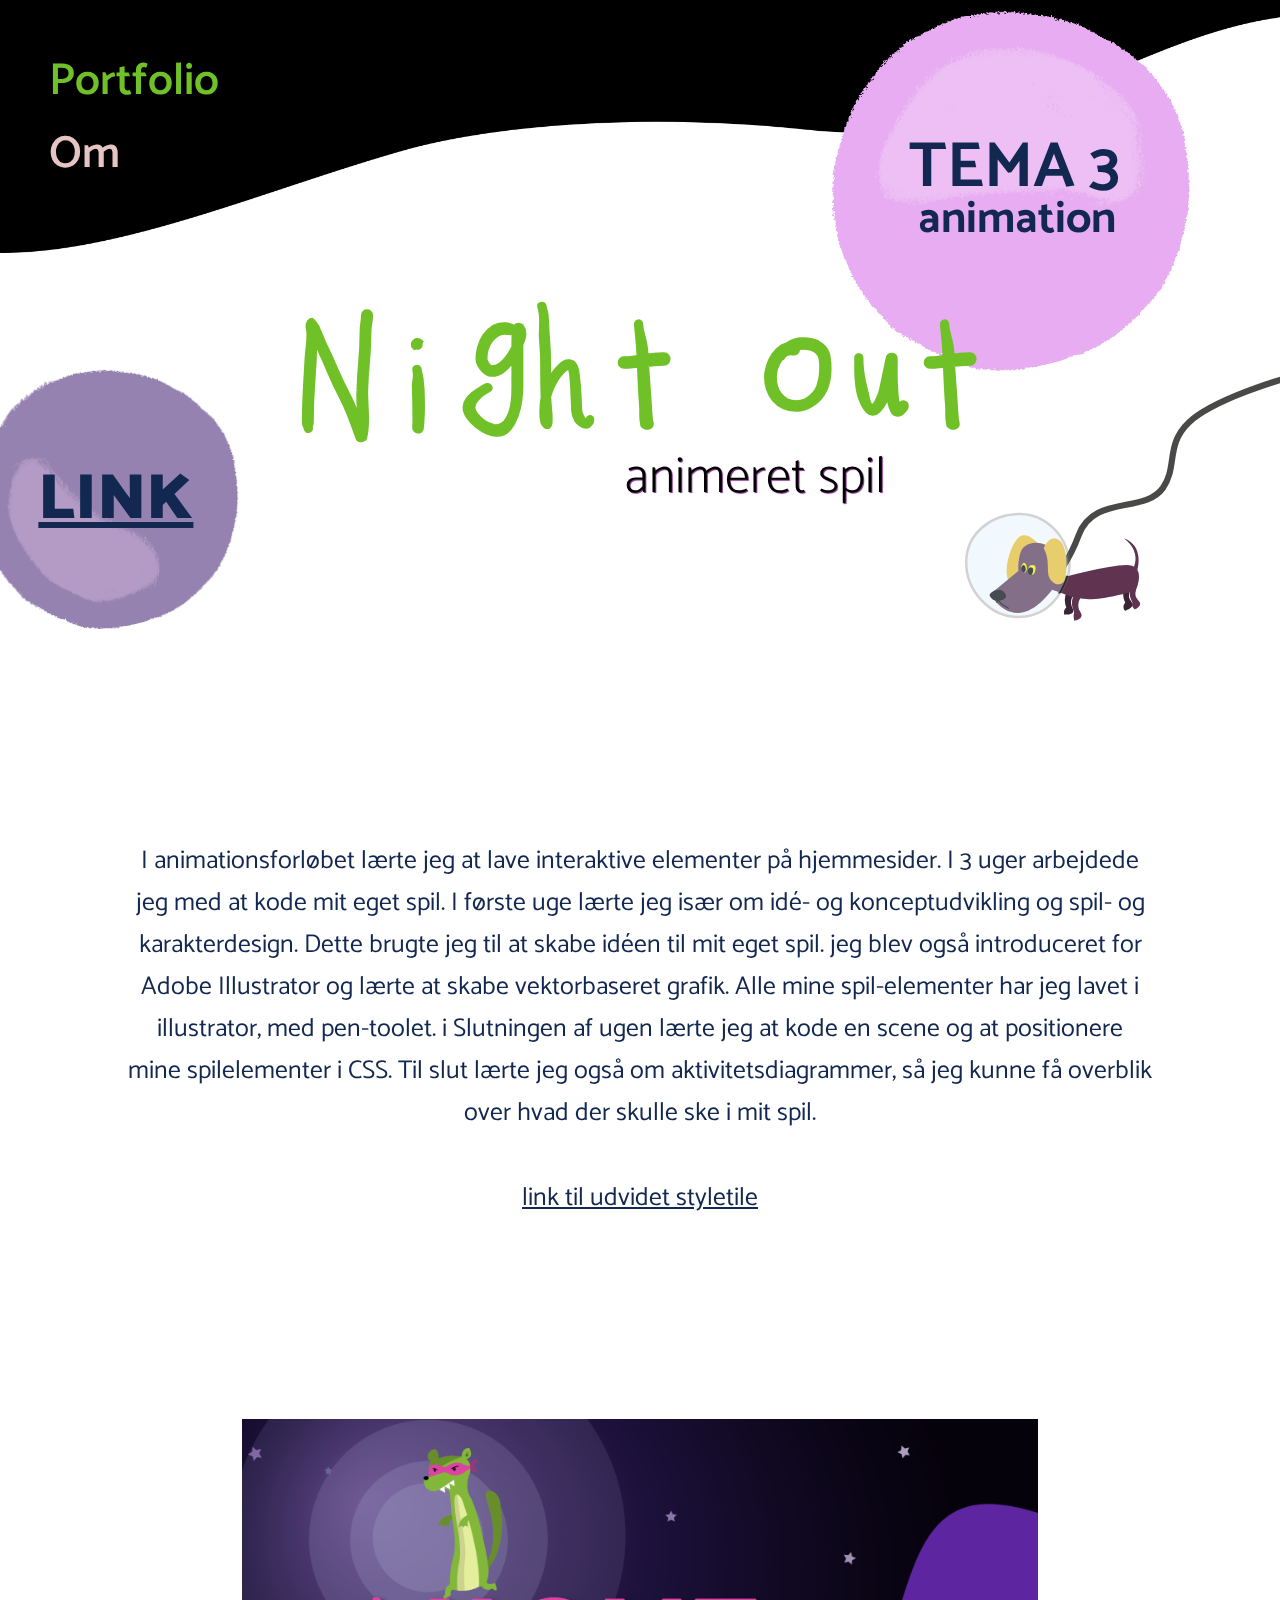
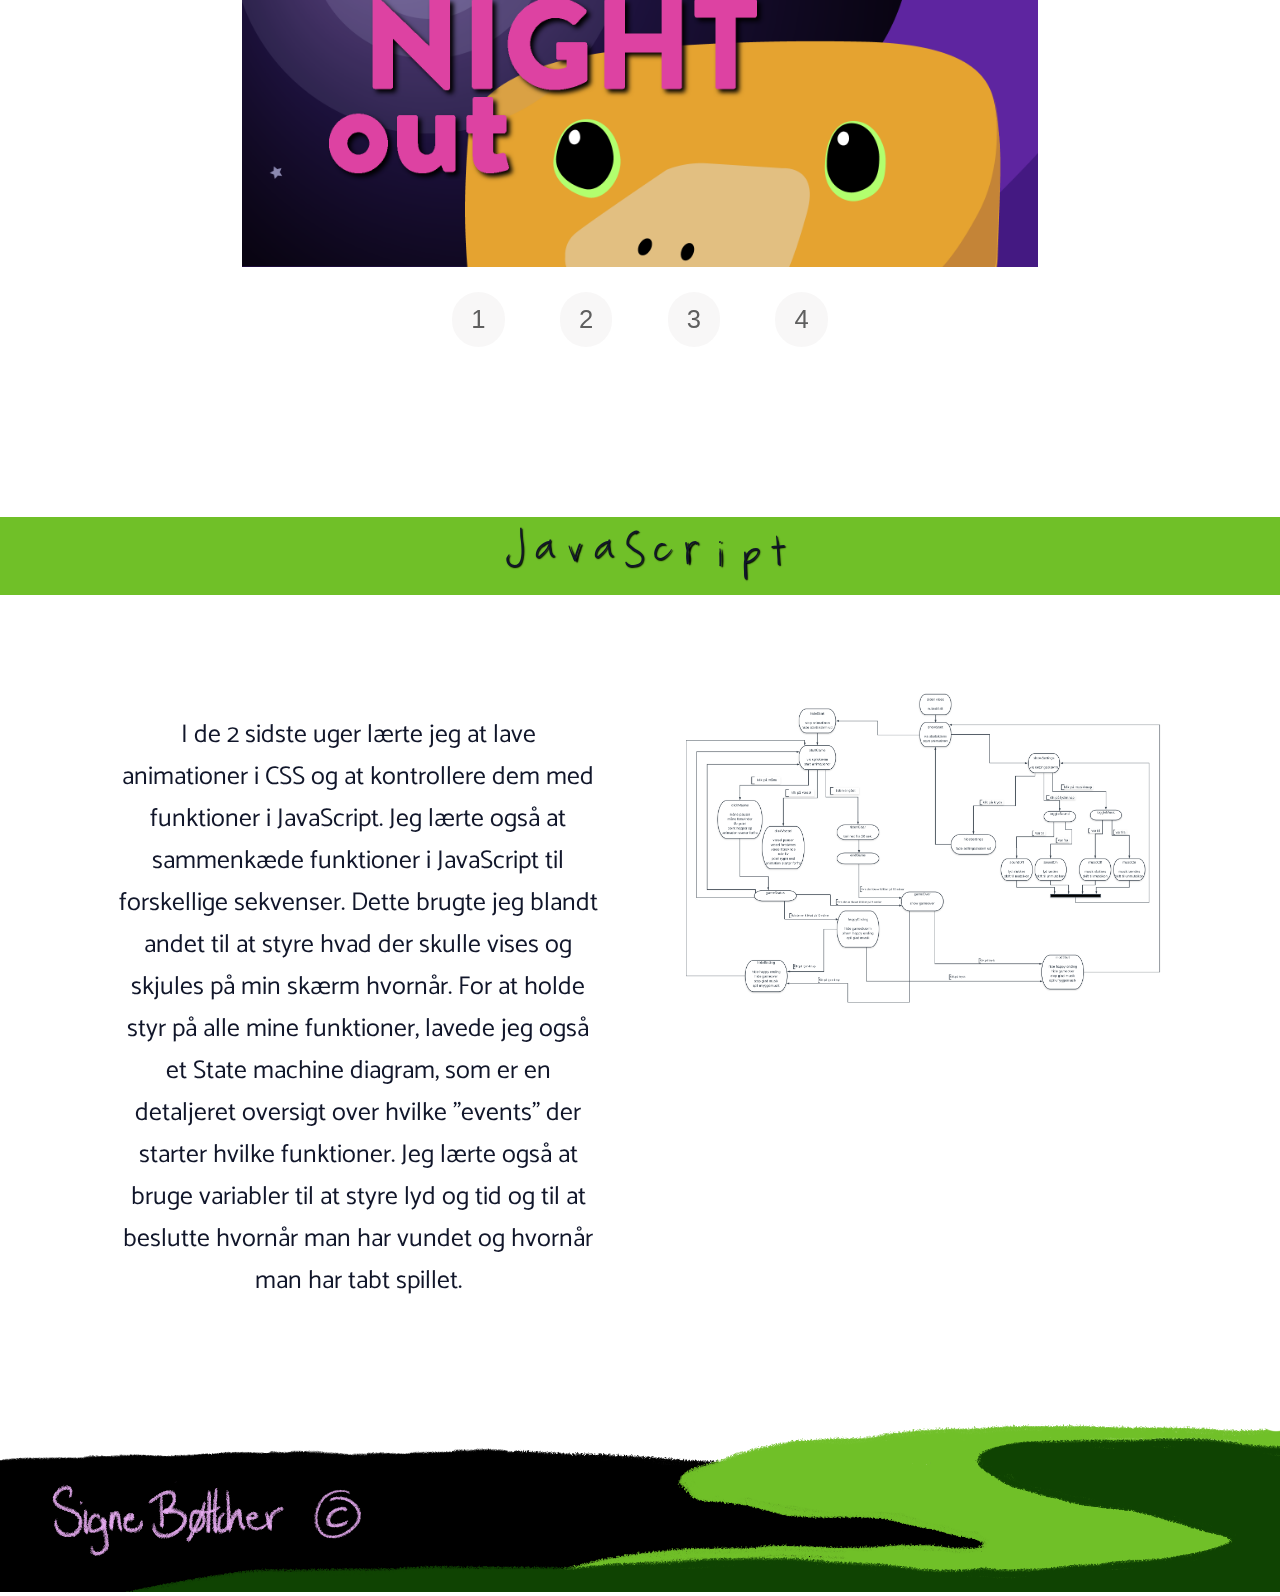
<file: night_out.html>
<!doctype html>
<html lang="da">

<head>
    <meta charset="utf-8">
    <meta name="viewport" content="width=device-width, initial-scale=1.0">
    <link href="https://fonts.googleapis.com/css?family=Catamaran:400,500,600,700" rel="stylesheet">
    <link href="https://fonts.googleapis.com/css?family=Dancing+Script&amp;subset=latin-ext" rel="stylesheet">
    <link rel="stylesheet" href="styles.css">
    <link rel="icon" type="image/png" sizes="16x16" href="billeder/ikon.png">
    <title>Signe Bøttcher</title>
</head>

<body>
    <header>
        <img src="billeder/header.png" alt="header">
        <nav>
            <a href="index.html">Portfolio</a> <br>
            <a href="om.html">Om</a>

        </nav>
        <div class="caption caption3">
            <img src="billeder/planet.png" alt="planet">
            <h2>TEMA 3</h2>
            <h3>animation</h3>
        </div>
    </header>




    <section id=night_out>

        <div class="opgaven"><a href="http://signeb.dk/kea/03-animation/spil">LINK</a></div>
        <div class="sectionwrapper">

            <div class="text">
                <h1>Night out</h1>
                <h2>animeret spil</h2>

                <p>I animationsforløbet lærte jeg at lave interaktive elementer på hjemmesider. I 3 uger arbejdede jeg med at kode mit eget spil. I første uge lærte jeg især om idé- og konceptudvikling og spil- og karakterdesign. Dette brugte jeg til at skabe idéen til mit eget spil. jeg blev også introduceret for Adobe Illustrator og lærte at skabe vektorbaseret grafik. Alle mine spil-elementer har jeg lavet i illustrator, med pen-toolet. i Slutningen af ugen lærte jeg at kode en scene og at positionere mine spilelementer i CSS. Til slut lærte jeg også om aktivitetsdiagrammer, så jeg kunne få overblik over hvad der skulle ske i mit spil.</p>
                <br>


                <a href="pdf/03_03_03_animation_signeb.pdf">link til udvidet styletile</a>
            </div>

            <div class="image_container">

                <div class="image1">
                    <img src="billeder/animationsspil/start.png" alt="startskærm">

                </div>

                <div class="image2 hide">
                    <img src="billeder/animationsspil/naebdyr.png" alt="næbdyr">
                    <div class="image_text">
                        <h3>Antagonist</h3>
                    </div>
                </div>

                <div class="image3 hide">
                    <img src="billeder/animationsspil/vaesel.png" alt="væsel">
                    <div class="image_text">
                        <h3>Protagonist</h3>
                    </div>
                </div>
                <div class="image4 hide">
                    <img src="billeder/animationsspil/spil.png" alt="næbdyr">
                    <div class="image_text">
                        <h3>Billede af scene</h3>
                    </div>
                </div>
            </div>

            <button class="button button1">1</button>
            <button class="button button2">2</button>
            <button class="button button3">3</button>
            <button class="button button4">4</button>

            <div class="bottom_title">
                <h2>JavaScript</h2>
            </div>
            <div class="bottom_part">

                <div class="bottom_part_left">
                    <p>
                        I de 2 sidste uger lærte jeg at lave animationer i CSS og at kontrollere dem med funktioner i JavaScript. Jeg lærte også at sammenkæde funktioner i JavaScript til forskellige sekvenser. Dette brugte jeg blandt andet til at styre hvad der skulle vises og skjules på min skærm hvornår. For at holde styr på alle mine funktioner, lavede jeg også et State machine diagram, som er en detaljeret oversigt over hvilke "events" der starter hvilke funktioner. Jeg lærte også at bruge variabler til at styre lyd og tid og til at beslutte hvornår man har vundet og hvornår man har tabt spillet.
                    </p>

                </div>

                <div class="bottom_part_right">
                    <img src="billeder/animationsspil/statemachinediagram.png">

                </div>


            </div>
            <div class="hund"><img src="billeder/hund.svg" alt="hund"></div>
        </div>
    </section>

    <footer>

        <div class="footer_wave"><img src="billeder/footer.png" alt="footer"></div>
    </footer>



    <script src="script_port.js"></script>
</body>

</html>
</file>
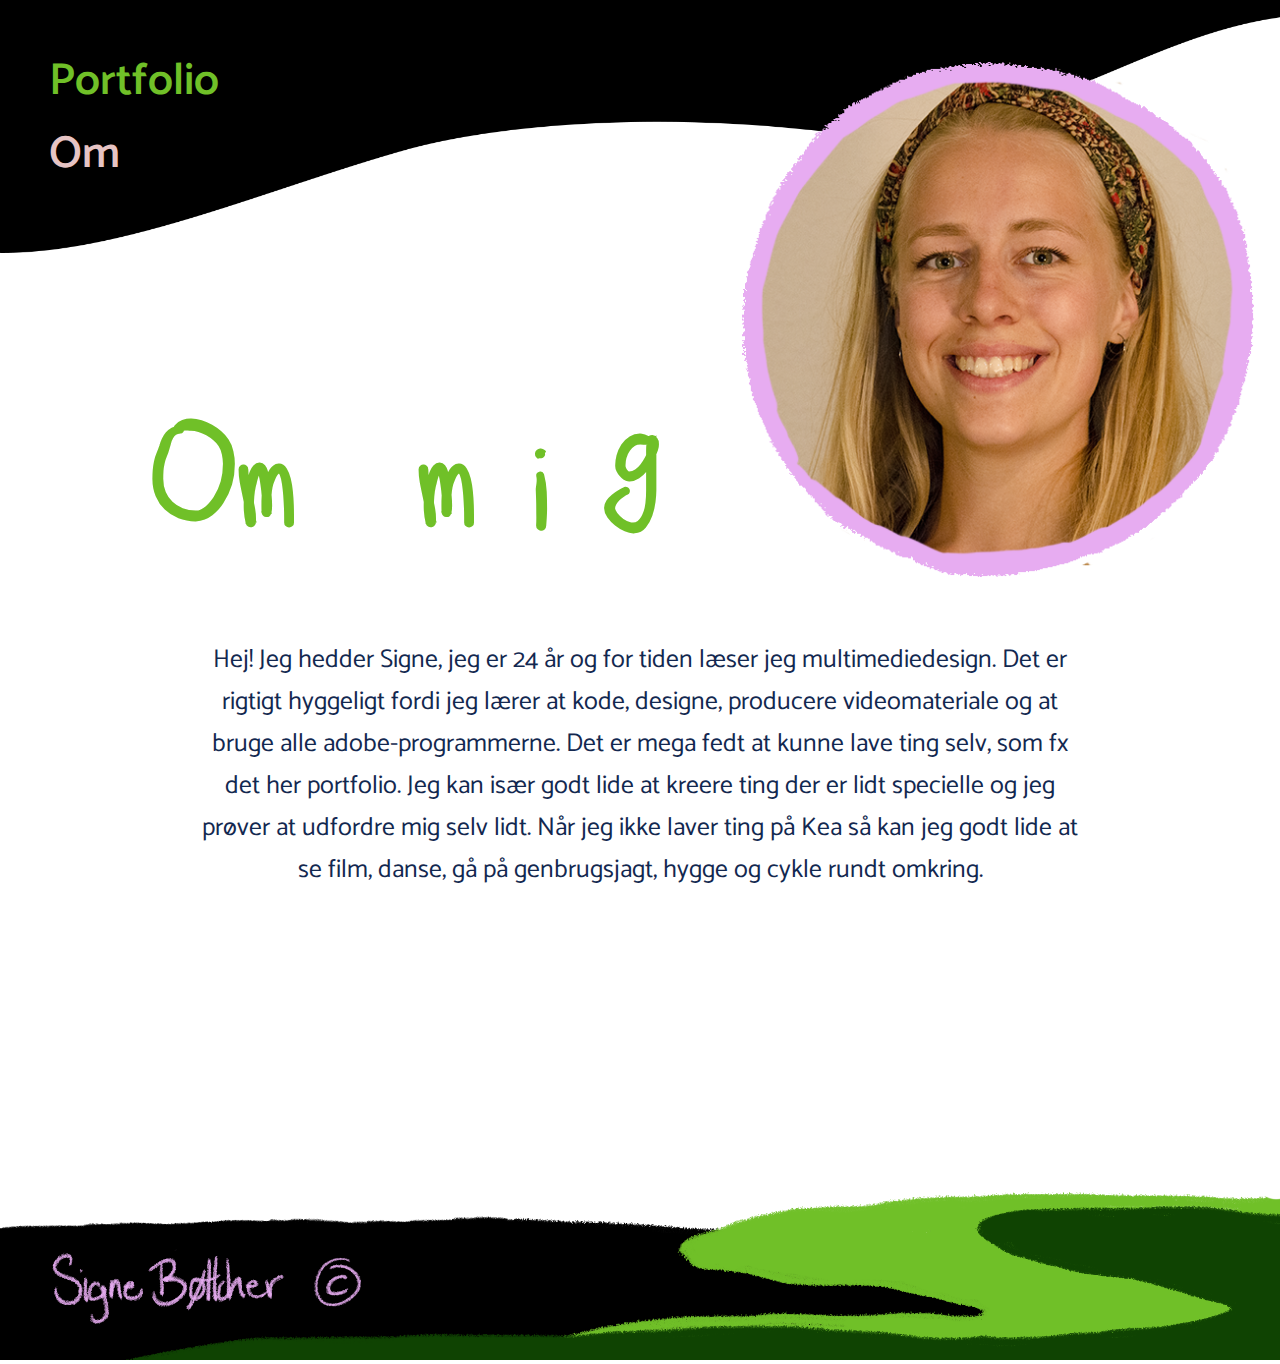
<file: om.html>
<!doctype html>
<html lang="da">

<head>
    <meta charset="utf-8">
    <meta name="viewport" content="width=device-width, initial-scale=1.0">
    <link href="https://fonts.googleapis.com/css?family=Catamaran:400,500,600,700" rel="stylesheet">
    <link rel="stylesheet" href="styles.css">
    <link rel="icon" type="image/png" sizes="16x16" href="billeder/ikon.png">
    <title>Signe Bøttcher</title>
</head>



<body>


    <header>
        <img src="billeder/header.png" alt="header">
        <nav>
            <a href="index.html">Portfolio</a> <br>
            <a href="om.html">Om</a>

        </nav>
        <div class="caption_om">
            <img src="billeder/mig.png" alt="planet">
        </div>
    </header>


    <section id="om">
        <div class="sectionwrapper">
            <div id="text">


                <h1>Om mig</h1>


                <p>
                    Hej! Jeg hedder Signe, jeg er 24 år og for tiden læser jeg multimediedesign. Det er rigtigt hyggeligt fordi jeg lærer at kode, designe, producere videomateriale og at bruge alle adobe-programmerne. Det er mega fedt at kunne lave ting selv, som fx det her portfolio. Jeg kan især godt lide at kreere ting der er lidt specielle og jeg prøver at udfordre mig selv lidt. Når jeg ikke laver ting på Kea så kan jeg godt lide at se film, danse, gå på genbrugsjagt, hygge og cykle rundt omkring.
                </p>
            </div>
        </div>
    </section>

    <footer>

        <div class="footer_wave_om"><img src="billeder/footer.png" alt="footer"></div>
    </footer>



    <script src="script_port.js"></script>
</body>

</html>
</file>
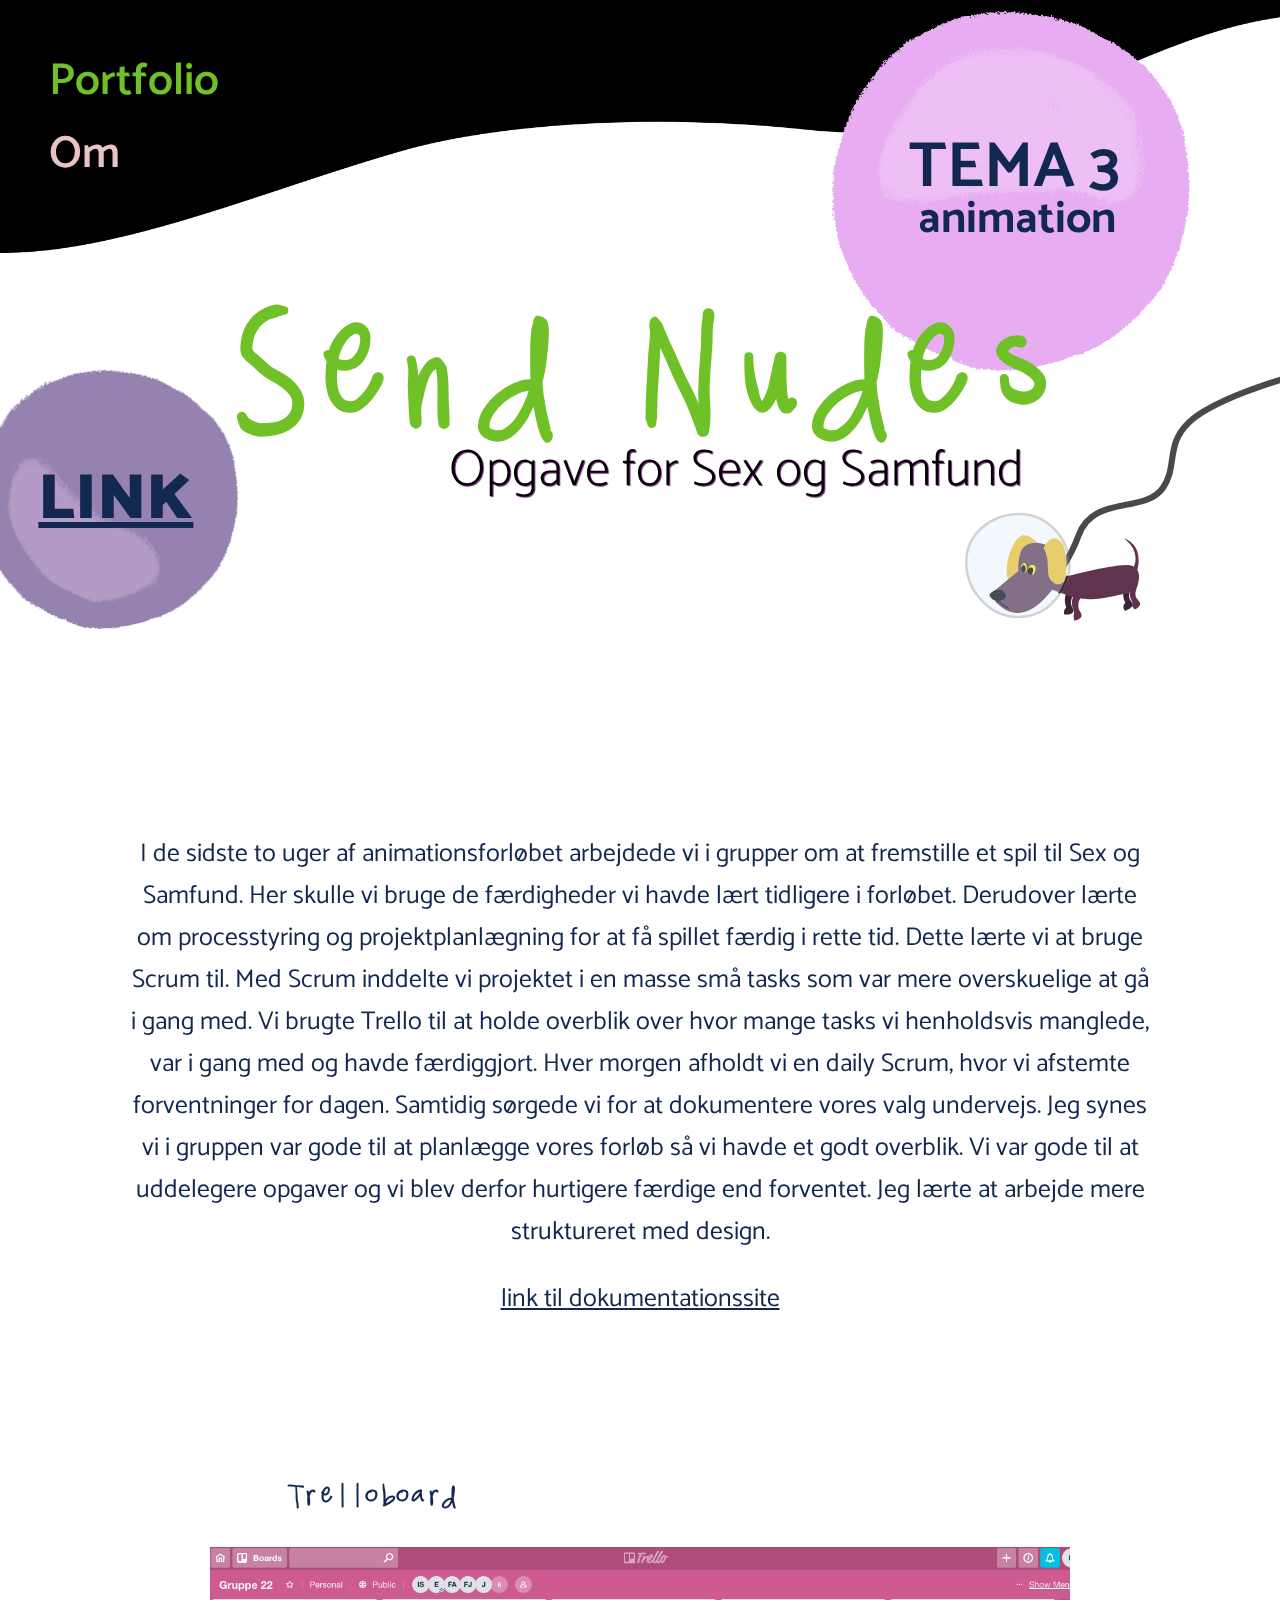
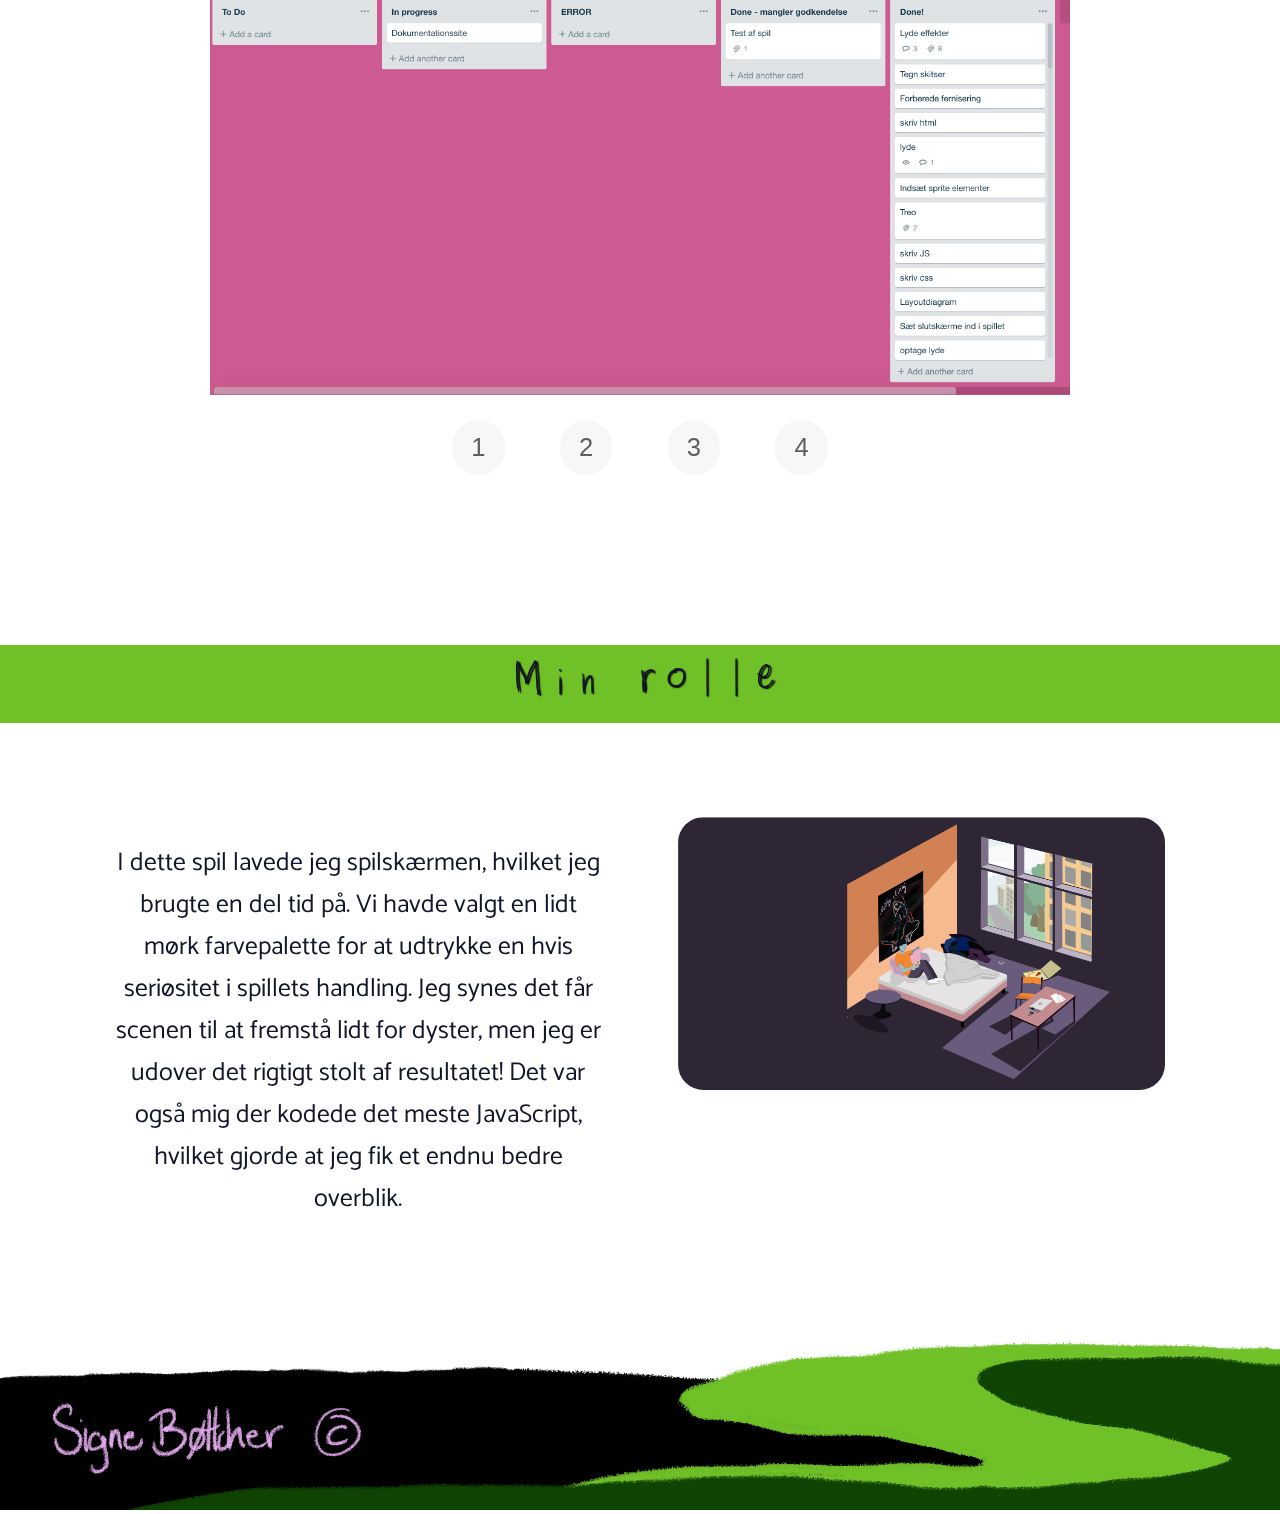
<file: send_nudes.html>
<!doctype html>
<html lang="da">

<head>
    <meta charset="utf-8">
    <meta name="viewport" content="width=device-width, initial-scale=1.0">
    <link href="https://fonts.googleapis.com/css?family=Catamaran:400,500,600,700" rel="stylesheet">
    <link href="https://fonts.googleapis.com/css?family=Dancing+Script&amp;subset=latin-ext" rel="stylesheet">
    <link rel="stylesheet" href="styles.css">
    <link rel="icon" type="image/png" sizes="16x16" href="billeder/ikon.png">
    <title>Signe Bøttcher</title>
</head>

<body>
    <header>
        <img src="billeder/header.png" alt="header">
        <nav>
            <a href="index.html">Portfolio</a> <br>
            <a href="om.html">Om</a>

        </nav>
        <div class="caption caption3">
            <img src="billeder/planet.png" alt="planet">
            <h2>TEMA 3</h2>
            <h3>animation</h3>
        </div>
    </header>




    <section id=nudes>

        <div class="opgaven"><a href="http://signeb.dk/kea/03-animation/03-04-sexogsamfund/">LINK</a></div>
        <div class="sectionwrapper">

            <div class="text">
                <h1>Send Nudes</h1>
                <h2>Opgave for Sex og Samfund</h2>

                <p>I de sidste to uger af animationsforløbet arbejdede vi i grupper om at fremstille et spil til Sex og Samfund. Her skulle vi bruge de færdigheder vi havde lært tidligere i forløbet. Derudover lærte om processtyring og projektplanlægning for at få spillet færdig i rette tid. Dette lærte vi at bruge Scrum til. Med Scrum inddelte vi projektet i en masse små tasks som var mere overskuelige at gå i gang med. Vi brugte Trello til at holde overblik over hvor mange tasks vi henholdsvis manglede, var i gang med og havde færdiggjort. Hver morgen afholdt vi en daily Scrum, hvor vi afstemte forventninger for dagen. Samtidig sørgede vi for at dokumentere vores valg undervejs. Jeg synes vi i gruppen var gode til at planlægge vores forløb så vi havde et godt overblik. Vi var gode til at uddelegere opgaver og vi blev derfor hurtigere færdige end forventet. Jeg lærte at arbejde mere struktureret med design.</p>


                <a href="http://signeb.dk/kea/03-animation/03_05_01_22_dokumentationssite/">link til dokumentationssite</a>

            </div>

            <div class="image_container">

                <div class="image1">
                    <img src="billeder/sexogsamf/Trelloboard.png" alt="splashbillede">
                    <div class="image_text">

                        <h3>Trelloboard</h3>
                    </div>
                </div>

                <div class="image2 hide">
                    <img src="billeder/sexogsamf/styletile.jpg" alt="ikon">
                    <div class="image_text">
                        <h3>Styletile</h3>
                    </div>
                </div>

                <div class="image3 hide">
                    <img src="billeder/sexogsamf/tis.png" alt="et billede">
                    <div class="image_text">
                        <h3>Eksempel paa vores design</h3>
                    </div>
                </div>

                <div class="image4 hide">
                    <img src="billeder/sexogsamf/vind.png" alt="et billede">
                    <div class="image_text">
                        <h3>Eksempel paa vores design</h3>

                    </div>

                </div>
            </div>

            <button class="button button1">1</button>
            <button class="button button2">2</button>
            <button class="button button3">3</button>
            <button class="button button4">4</button>

            <div class="bottom_title">
                <h2>Min rolle</h2>
            </div>
            <div class="bottom_part">

                <div class="bottom_part_left">
                    <p>
I dette spil lavede jeg spilskærmen, hvilket jeg brugte en del tid på. Vi havde valgt en lidt mørk farvepalette for at udtrykke en hvis seriøsitet i spillets handling. Jeg synes det får scenen til at fremstå lidt for dyster, men jeg er udover det rigtigt stolt af resultatet! Det var også mig der kodede det meste JavaScript, hvilket gjorde at jeg fik et endnu bedre overblik.
                    </p>

                </div>

                <div class="bottom_part_right">
                    <img src="billeder/sexogsamf/background.png" alt="et billede">

                </div>


            </div>
            <div class="hund"><img src="billeder/hund.svg" alt="hund"></div>
        </div>
    </section>

    <footer>

        <div class="footer_wave"><img src="billeder/footer.png" alt="footer"></div>
    </footer>



    <script src="script_port.js"></script>
</body>

</html>
</file>
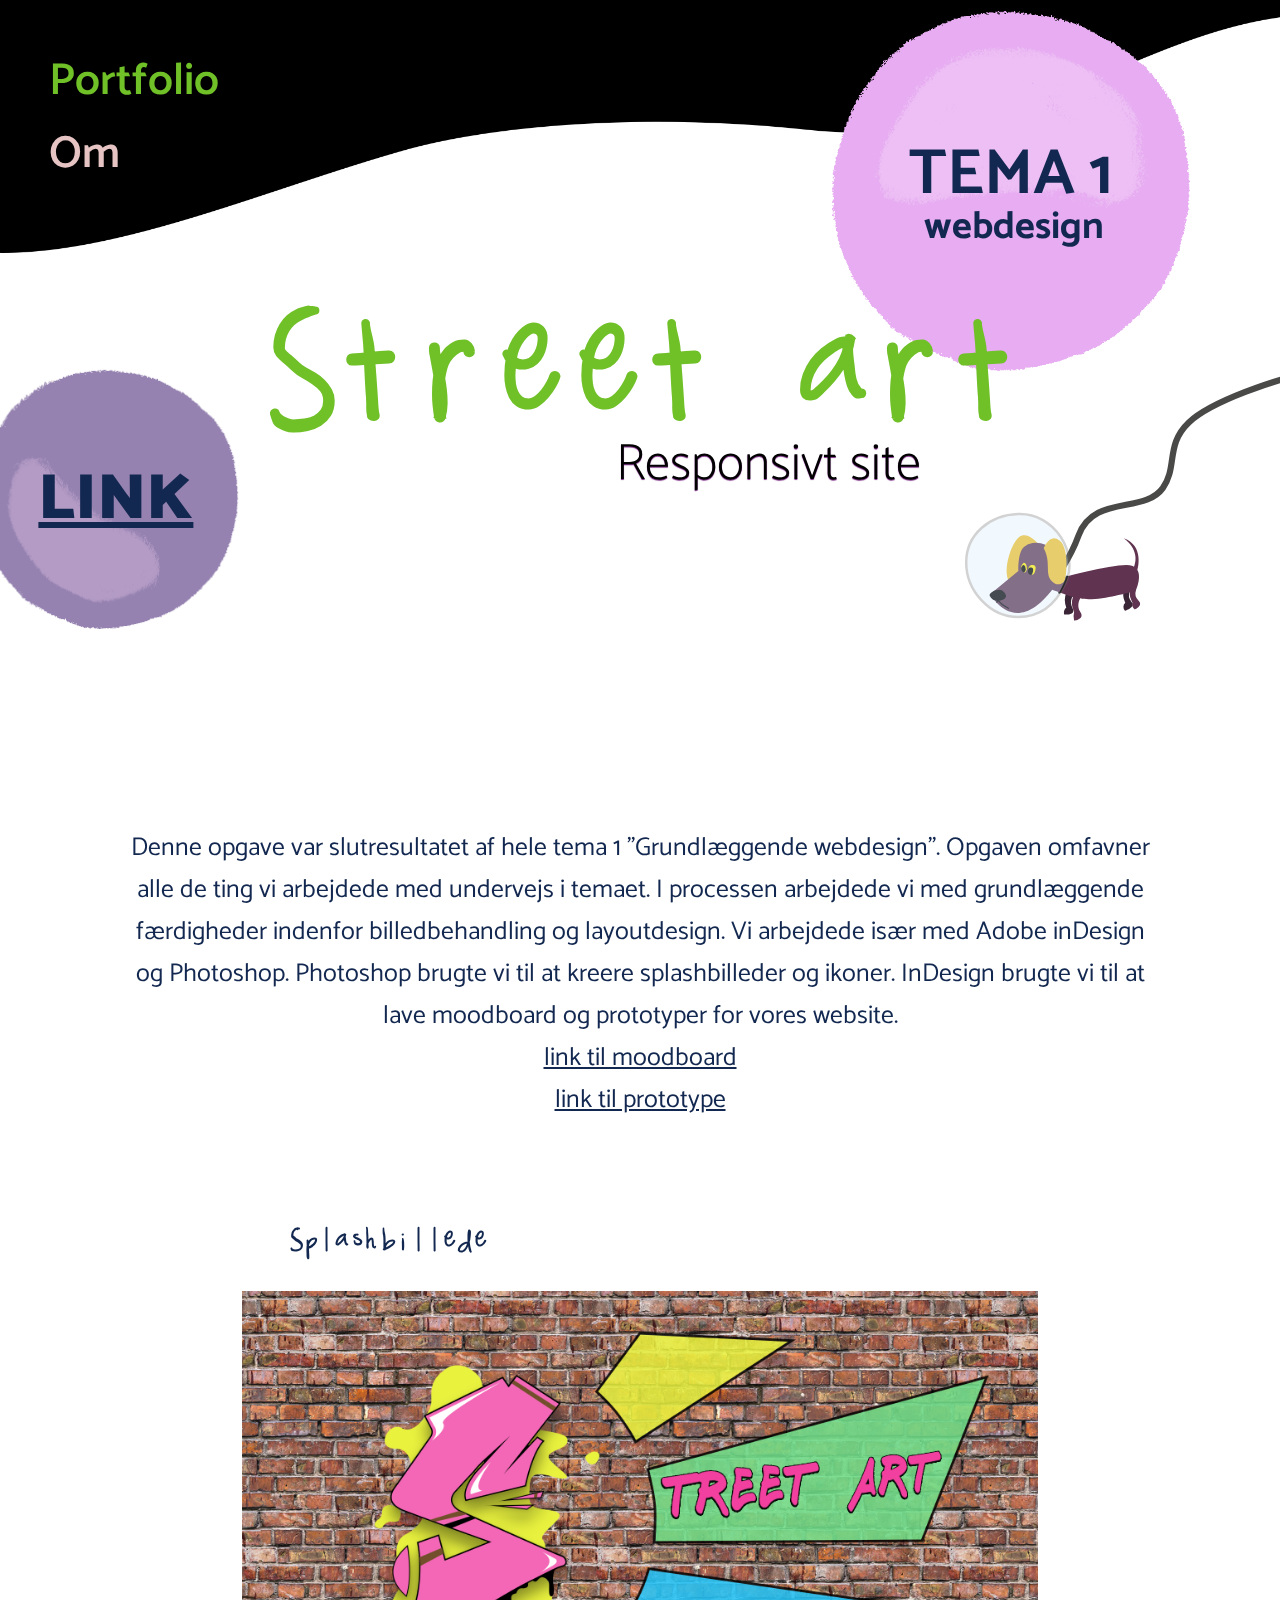
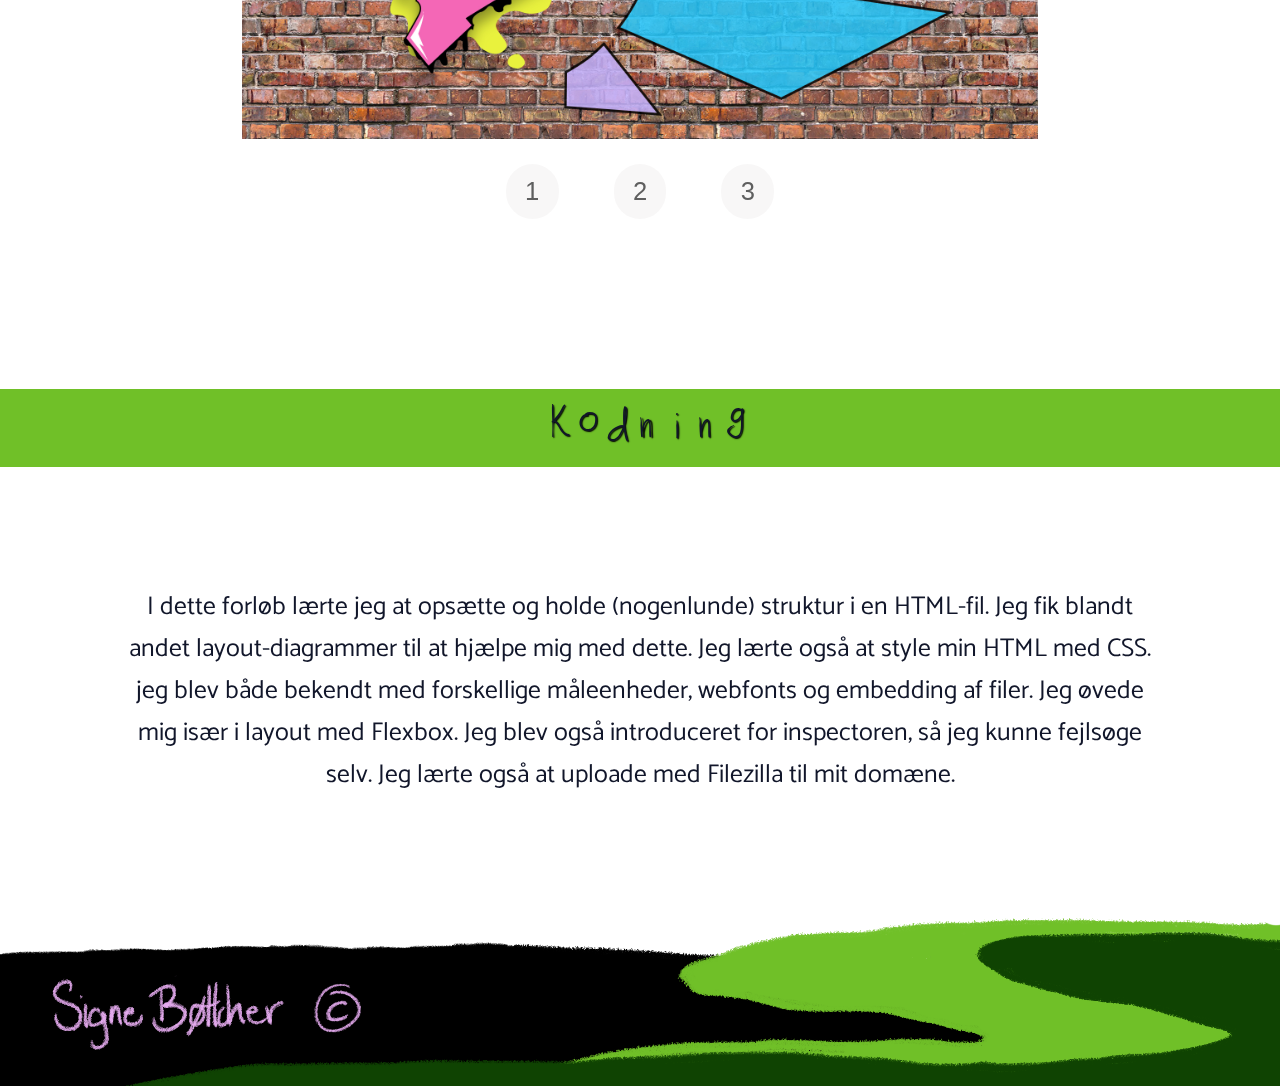
<file: stilartssite_street_art.html>
<!doctype html>
<html lang="da">

<head>
    <meta charset="utf-8">
    <meta name="viewport" content="width=device-width, initial-scale=1.0">
    <link href="https://fonts.googleapis.com/css?family=Catamaran:400,500,600,700" rel="stylesheet">
    <link href="https://fonts.googleapis.com/css?family=Dancing+Script&amp;subset=latin-ext" rel="stylesheet">
    <link rel="stylesheet" href="styles.css">
    <link rel="icon" type="image/png" sizes="16x16" href="billeder/ikon.png">
    <title>Signe Bøttcher</title>
</head>

<body>
    <header>
        <img src="billeder/header.png" alt="header">
        <nav>
            <a href="index.html">Portfolio</a> <br>
            <a href="om.html">Om</a>

        </nav>
        <div class="caption caption1">
            <img src="billeder/planet.png" alt="planet">
            <h2>TEMA 1</h2>
            <h3>webdesign</h3>
        </div>
    </header>




    <section id=stilartssite>

        <div class="opgaven"><a href="http://signeb.dk/kea/01-web/04-responsive/01_04_02_responsive_v2/">LINK</a></div>

        <div class="sectionwrapper">

            <div class="text">
                <h1>Street art</h1>
                <h2>Responsivt site</h2>


                <p>Denne opgave var slutresultatet af hele tema 1 "Grundlæggende webdesign". Opgaven omfavner alle de ting vi arbejdede med undervejs i temaet. I processen arbejdede vi med grundlæggende færdigheder indenfor billedbehandling og layoutdesign. Vi arbejdede især med Adobe inDesign og Photoshop. Photoshop brugte vi til at kreere splashbilleder og ikoner. InDesign brugte vi til at lave moodboard og prototyper for vores website.<br>

                    <a href="pdf/moodboard_signeboettcher.pdf">link til moodboard</a> <br>
                    <a href="pdf/01_01_03_content%20til%20stilartsite_signe.pdf">link til prototype</a>
                </p>
            </div>

            <div class="image_container">

                <div class="image1">
                    <img src="billeder/stilartssite/desktop.jpg" alt="splash">
                    <div class="image_text">
                        <h3>Splashbillede</h3>
                    </div>
                </div>

                <div class="image2 hide">
                    <img src="billeder/stilartssite/ikon.jpg" alt="ikon">
                    <div class="image_text">
                        <h3>Ikon</h3>
                    </div>

                </div>
                <div class="image3 hide">
                    <img src="billeder/stilartssite/moodboard.jpg" alt="moodboard">
                    <div class="image_text">
                        <h3>Moodboard</h3>
                    </div>
                </div>
            </div>

            <button class="button button1">1</button>
            <button class="button button2">2</button>
            <button class="button button3">3</button>

            <div class="bottom_title">
                <h2>Kodning</h2>
            </div>
            <div class="bottom_part">

                <div class="bottom_part_left">
                    <p>
                        I dette forløb lærte jeg at opsætte og holde (nogenlunde) struktur i en HTML-fil. Jeg fik blandt andet layout-diagrammer til at hjælpe mig med dette. Jeg lærte også at style min HTML med CSS. jeg blev både bekendt med forskellige måleenheder, webfonts og embedding af filer. Jeg øvede mig især i layout med Flexbox. Jeg blev også introduceret for inspectoren, så jeg kunne fejlsøge selv. Jeg lærte også at uploade med Filezilla til mit domæne.

                    </p>

                </div>


            </div>
            <div class="hund"><img src="billeder/hund.svg" alt="hund"></div>
        </div>
    </section>

    <footer>

        <div class="footer_wave"><img src="billeder/footer.png" alt="footer"></div>
    </footer>

<script src="script_port_3b.js"></script>
</body>

</html>
</file>
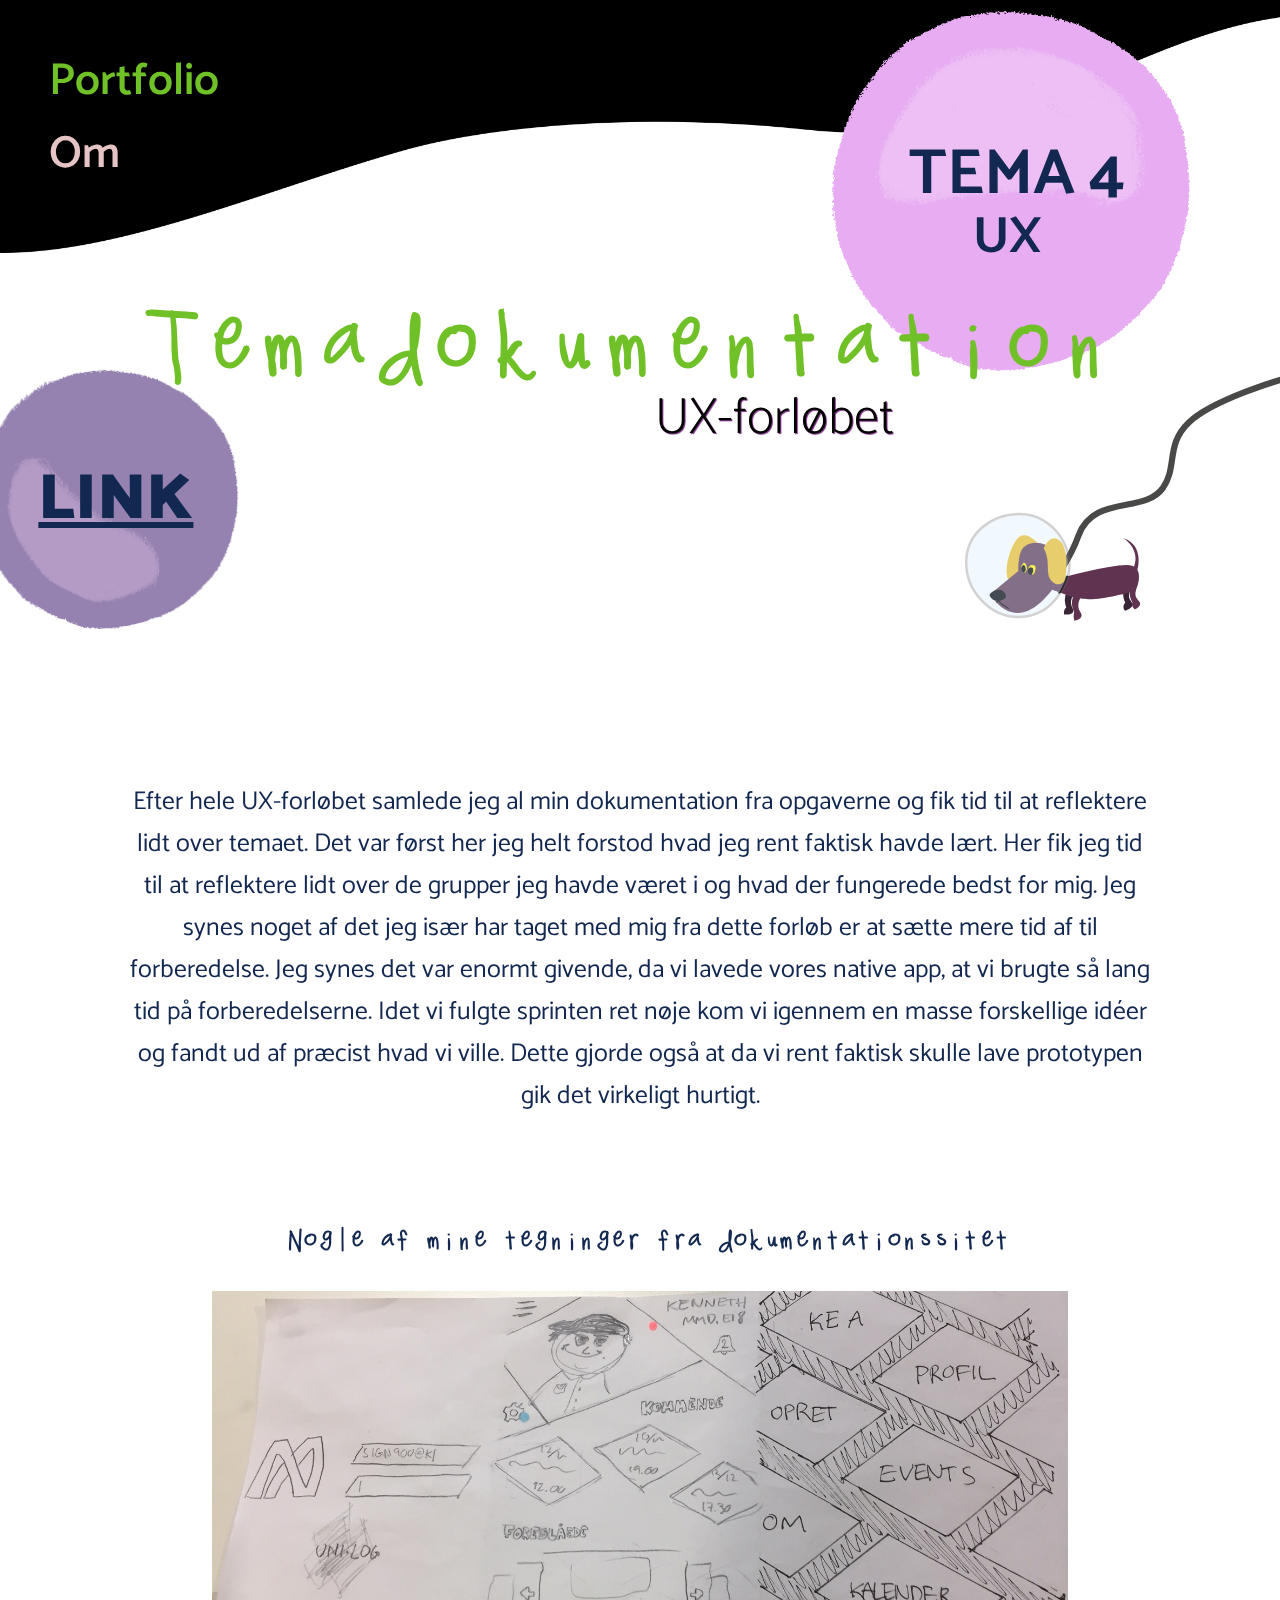
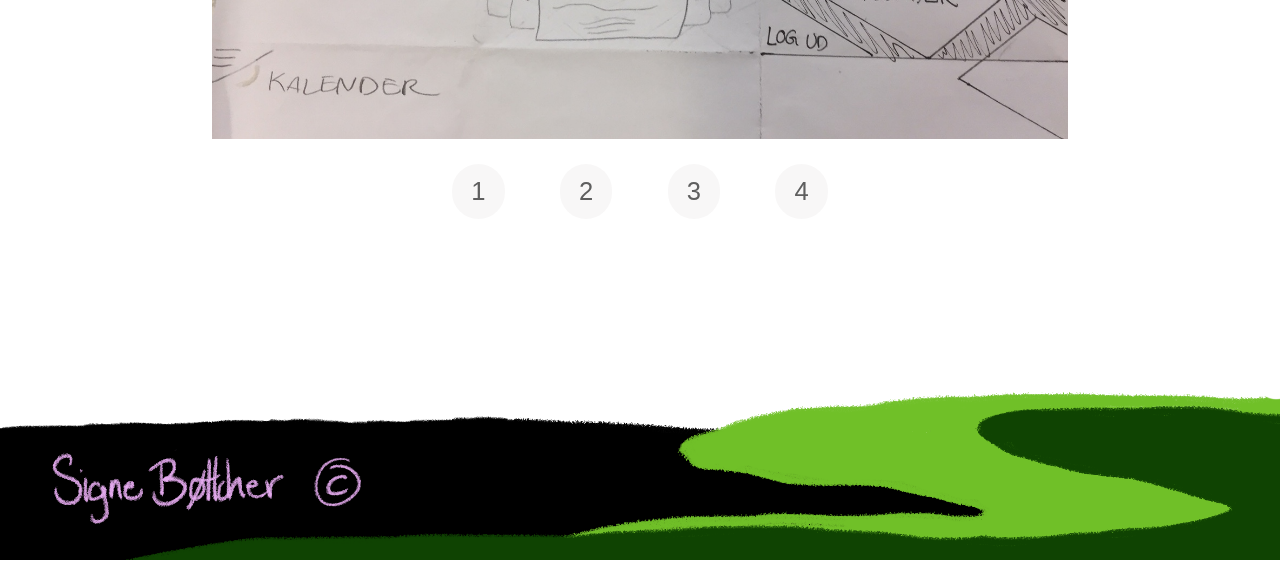
<file: temadokumentation.html>
<!doctype html>
<html lang="da">

<head>
    <meta charset="utf-8">
    <meta name="viewport" content="width=device-width, initial-scale=1.0">
    <link href="https://fonts.googleapis.com/css?family=Catamaran:400,500,600,700" rel="stylesheet">
    <link href="https://fonts.googleapis.com/css?family=Dancing+Script&amp;subset=latin-ext" rel="stylesheet">
    <link rel="stylesheet" href="styles.css">
    <link rel="icon" type="image/png" sizes="16x16" href="billeder/ikon.png">
    <title>Signe Bøttcher</title>
</head>

<body>
    <header>
        <img src="billeder/header.png" alt="header">
        <nav>
            <a href="index.html">Portfolio</a> <br>
            <a href="om.html">Om</a>

        </nav>
        <div class="caption caption4">
            <img src="billeder/planet.png" alt="planet">
            <h2>TEMA 4</h2>
            <h3>UX</h3>
        </div>
    </header>




    <section id=doku>
        <div class="opgaven"><a href="pdf/04_04_02_temadokumentation_signeb.pdf">LINK</a></div>

        <div class="sectionwrapper">

            <div class="text">
                <h1>Temadokumentation</h1>
                <h2>UX-forløbet</h2>

                <p>Efter hele UX-forløbet samlede jeg al min dokumentation fra opgaverne og fik tid til at reflektere lidt over temaet. Det var først her jeg helt forstod hvad jeg rent faktisk havde lært. Her fik jeg tid til at reflektere lidt over de grupper jeg havde været i og hvad der fungerede bedst for mig. Jeg synes noget af det jeg især har taget med mig fra dette forløb er at sætte mere tid af til forberedelse. Jeg synes det var enormt givende, da vi lavede vores native app, at vi brugte så lang tid på forberedelserne. Idet vi fulgte sprinten ret nøje kom vi igennem en masse forskellige idéer og fandt ud af præcist hvad vi ville. Dette gjorde også at da vi rent faktisk skulle lave prototypen gik det virkeligt hurtigt. </p>


            </div>

            <div class="image_container">

                <div class="image1">
                    <img src="billeder/temadokumentation/sketch1.jpg" alt="tegning1">
                    <div class="image_text">
                        <h3>Nogle af mine tegninger fra dokumentationssitet</h3>

                    </div>
                </div>

                <div class="image2 hide">
                    <img src="billeder/temadokumentation/sketch2.jpg" alt="tegning2">
                    <div class="image_text">
                        <h3>Nogle af mine tegninger fra dokumentationssitet</h3>

                    </div>

                </div>

                <div class="image3 hide">
                    <img src="billeder/temadokumentation/sketch3.jpg" alt="tegning3">
                    <div class="image_text">
                        <h3>Nogle af mine tegninger fra dokumentationssitet</h3>

                    </div>
                </div>

                <div class="image4 hide">
                    <img src="billeder/temadokumentation/storyboard1.jpg" alt="tegning4">
                    <div class="image_text">
                        <h3>Nogle af mine tegninger fra dokumentationssitet</h3>

                    </div>
                </div>
            </div>

            <button class="button button1">1</button>
            <button class="button button2">2</button>
            <button class="button button3">3</button>
            <button class="button button4">4</button>

        </div>
        <div class="hund"><img src="billeder/hund.svg" alt="hund"></div>
        </div>
    </section>

    <footer>

        <div class="footer_wave"><img src="billeder/footer.png" alt="footer"></div>
    </footer>



    <script src="script_port.js"></script>
</body>

</html>
</file>
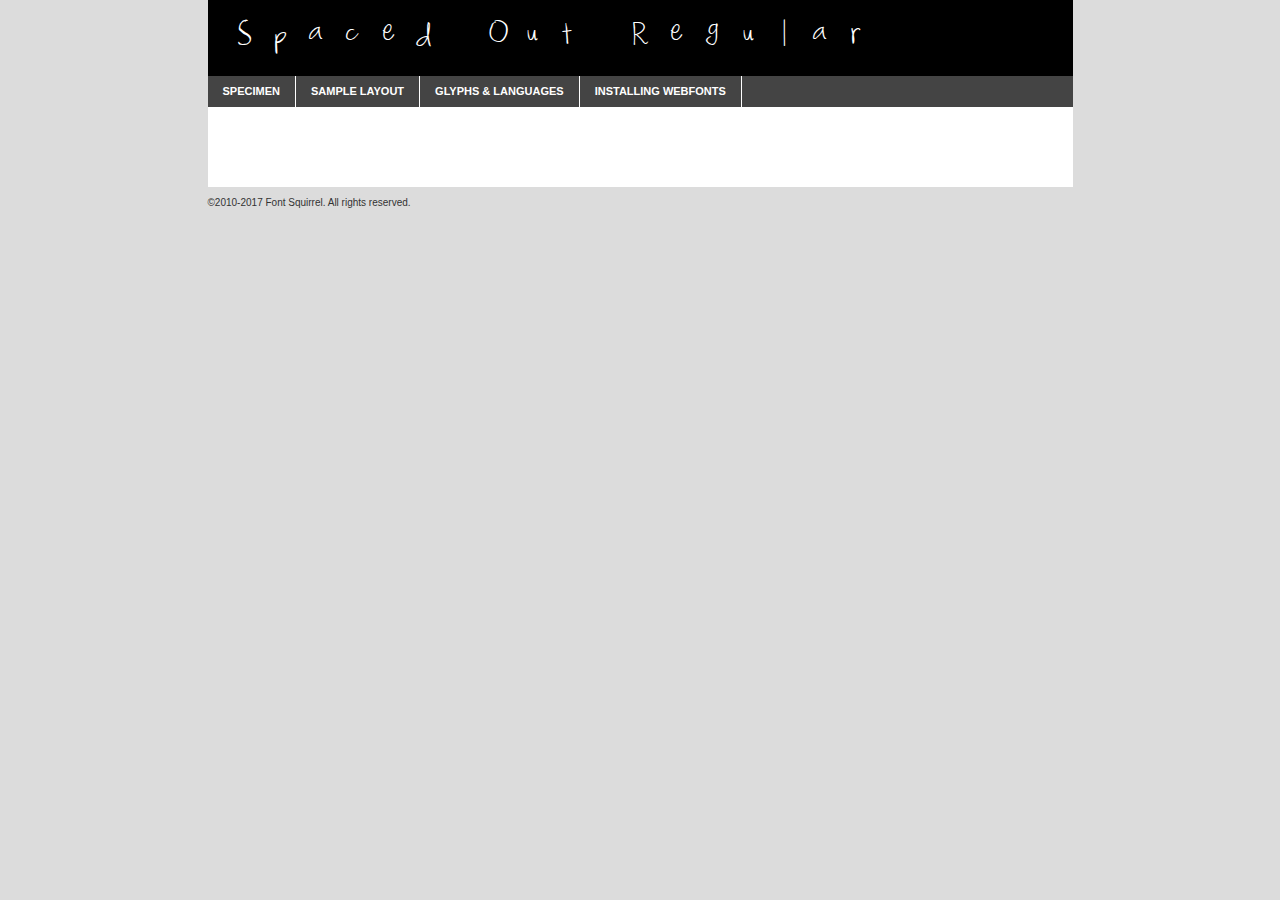
<file: skrifttyper/spaced_out/spaced_out-demo.html>
<!DOCTYPE html PUBLIC "-//W3C//DTD XHTML 1.0 Transitional//EN"
	"http://www.w3.org/TR/xhtml1/DTD/xhtml1-transitional.dtd">

<html xmlns="http://www.w3.org/1999/xhtml" xml:lang="en" lang="en">
<head>
	<meta http-equiv="Content-Type" content="text/html; charset=utf-8" />
	<script src="http://ajax.googleapis.com/ajax/libs/jquery/1.7.2/jquery.min.js" type="text/javascript" charset="utf-8"></script>
	<script type="text/javascript">
	(function($){$.fn.easyTabs=function(option){var param=jQuery.extend({fadeSpeed:"fast",defaultContent:1,activeClass:'active'},option);$(this).each(function(){var thisId="#"+this.id;if(param.defaultContent==''){param.defaultContent=1;}
	if(typeof param.defaultContent=="number")
	{var defaultTab=$(thisId+" .tabs li:eq("+(param.defaultContent-1)+") a").attr('href').substr(1);}else{var defaultTab=param.defaultContent;}
	$(thisId+" .tabs li a").each(function(){var tabToHide=$(this).attr('href').substr(1);$("#"+tabToHide).addClass('easytabs-tab-content');});hideAll();changeContent(defaultTab);function hideAll(){$(thisId+" .easytabs-tab-content").hide();}
	function changeContent(tabId){hideAll();$(thisId+" .tabs li").removeClass(param.activeClass);$(thisId+" .tabs li a[href=#"+tabId+"]").closest('li').addClass(param.activeClass);if(param.fadeSpeed!="none")
	{$(thisId+" #"+tabId).fadeIn(param.fadeSpeed);}else{$(thisId+" #"+tabId).show();}}
	$(thisId+" .tabs li").click(function(){var tabId=$(this).find('a').attr('href').substr(1);changeContent(tabId);return false;});});}})(jQuery);
	</script>
	<link rel="stylesheet" href="specimen_files/specimen_stylesheet.css" type="text/css" charset="utf-8" />
	<link rel="stylesheet" href="stylesheet.css" type="text/css" charset="utf-8" />

	<style type="text/css">
					body{
				font-family: 'spaced_outregular';
							}
		</style>

	<title>Spaced Out Regular Specimen</title>


	<script type="text/javascript" charset="utf-8">
		$(document).ready(function() {
			$('#container').easyTabs({defaultContent:1});
		});
	</script>
</head>

<body>
<div id="container">
	<div id="header">
		Spaced Out Regular	</div>
	<ul class="tabs">
		<li><a href="#specimen">Specimen</a></li>
		<li><a href="#layout">Sample Layout</a></li>
				<li><a href="#glyphs">Glyphs &amp; Languages</a></li>
		<li><a href="#installing">Installing Webfonts</a></li>

	</ul>

	<div id="main_content">


			<div id="specimen">

				<div class="section">
					<div class="grid12 firstcol">
						<div class="huge">AaBb</div>
					</div>
				</div>

				<div class="section">
					<div class="glyph_range">A&#x200B;B&#x200b;C&#x200b;D&#x200b;E&#x200b;F&#x200b;G&#x200b;H&#x200b;I&#x200b;J&#x200b;K&#x200b;L&#x200b;M&#x200b;N&#x200b;O&#x200b;P&#x200b;Q&#x200b;R&#x200b;S&#x200b;T&#x200b;U&#x200b;V&#x200b;W&#x200b;X&#x200b;Y&#x200b;Z&#x200b;a&#x200b;b&#x200b;c&#x200b;d&#x200b;e&#x200b;f&#x200b;g&#x200b;h&#x200b;i&#x200b;j&#x200b;k&#x200b;l&#x200b;m&#x200b;n&#x200b;o&#x200b;p&#x200b;q&#x200b;r&#x200b;s&#x200b;t&#x200b;u&#x200b;v&#x200b;w&#x200b;x&#x200b;y&#x200b;z&#x200b;1&#x200b;2&#x200b;3&#x200b;4&#x200b;5&#x200b;6&#x200b;7&#x200b;8&#x200b;9&#x200b;0&#x200b;&amp;&#x200b;.&#x200b;,&#x200b;?&#x200b;!&#x200b;&#64;&#x200b;(&#x200b;)&#x200b;#&#x200b;$&#x200b;%&#x200b;*&#x200b;+&#x200b;-&#x200b;=&#x200b;:&#x200b;;</div>
				</div>
				<div class="section">
					<div class="grid12 firstcol">
						<table class="sample_table">
							<tr><td>10</td><td class="size10">abcdefghijklmnopqrstuvwxyzABCDEFGHIJKLMNOPQRSTUVWXYZ0123456789abcdefghijklmnopqrstuvwxyzABCDEFGHIJKLMNOPQRSTUVWXYZ0123456789abcdefghijklmnopqrstuvwxyzABCDEFGHIJKLMNOPQRSTUVWXYZ</td></tr>
							<tr><td>11</td><td class="size11">abcdefghijklmnopqrstuvwxyzABCDEFGHIJKLMNOPQRSTUVWXYZ0123456789abcdefghijklmnopqrstuvwxyzABCDEFGHIJKLMNOPQRSTUVWXYZ0123456789abcdefghijklmnopqrstuvwxyzABCDEFGHIJKLMNOPQRSTUVWXYZ</td></tr>
							<tr><td>12</td><td class="size12">abcdefghijklmnopqrstuvwxyzABCDEFGHIJKLMNOPQRSTUVWXYZ0123456789abcdefghijklmnopqrstuvwxyzABCDEFGHIJKLMNOPQRSTUVWXYZ0123456789abcdefghijklmnopqrstuvwxyzABCDEFGHIJKLMNOPQRSTUVWXYZ</td></tr>
							<tr><td>13</td><td class="size13">abcdefghijklmnopqrstuvwxyzABCDEFGHIJKLMNOPQRSTUVWXYZ0123456789abcdefghijklmnopqrstuvwxyzABCDEFGHIJKLMNOPQRSTUVWXYZ0123456789abcdefghijklmnopqrstuvwxyzABCDEFGHIJKLMNOPQRSTUVWXYZ</td></tr>
							<tr><td>14</td><td class="size14">abcdefghijklmnopqrstuvwxyzABCDEFGHIJKLMNOPQRSTUVWXYZ0123456789abcdefghijklmnopqrstuvwxyzABCDEFGHIJKLMNOPQRSTUVWXYZ0123456789abcdefghijklmnopqrstuvwxyzABCDEFGHIJKLMNOPQRSTUVWXYZ</td></tr>
							<tr><td>16</td><td class="size16">abcdefghijklmnopqrstuvwxyzABCDEFGHIJKLMNOPQRSTUVWXYZ0123456789abcdefghijklmnopqrstuvwxyzABCDEFGHIJKLMNOPQRSTUVWXYZ</td></tr>
							<tr><td>18</td><td class="size18">abcdefghijklmnopqrstuvwxyzABCDEFGHIJKLMNOPQRSTUVWXYZ0123456789abcdefghijklmnopqrstuvwxyzABCDEFGHIJKLMNOPQRSTUVWXYZ</td></tr>
							<tr><td>20</td><td class="size20">abcdefghijklmnopqrstuvwxyzABCDEFGHIJKLMNOPQRSTUVWXYZ0123456789abcdefghijklmnopqrstuvwxyzABCDEFGHIJKLMNOPQRSTUVWXYZ</td></tr>
							<tr><td>24</td><td class="size24">abcdefghijklmnopqrstuvwxyzABCDEFGHIJKLMNOPQRSTUVWXYZ0123456789abcdefghijklmnopqrstuvwxyzABCDEFGHIJKLMNOPQRSTUVWXYZ</td></tr>
							<tr><td>30</td><td class="size30">abcdefghijklmnopqrstuvwxyzABCDEFGHIJKLMNOPQRSTUVWXYZ0123456789abcdefghijklmnopqrstuvwxyzABCDEFGHIJKLMNOPQRSTUVWXYZ</td></tr>
							<tr><td>36</td><td class="size36">abcdefghijklmnopqrstuvwxyzABCDEFGHIJKLMNOPQRSTUVWXYZ0123456789abcdefghijklmnopqrstuvwxyzABCDEFGHIJKLMNOPQRSTUVWXYZ</td></tr>
							<tr><td>48</td><td class="size48">abcdefghijklmnopqrstuvwxyzABCDEFGHIJKLMNOPQRSTUVWXYZ0123456789abcdefghijklmnopqrstuvwxyzABCDEFGHIJKLMNOPQRSTUVWXYZ</td></tr>
							<tr><td>60</td><td class="size60">abcdefghijklmnopqrstuvwxyzABCDEFGHIJKLMNOPQRSTUVWXYZ0123456789abcdefghijklmnopqrstuvwxyzABCDEFGHIJKLMNOPQRSTUVWXYZ</td></tr>
							<tr><td>72</td><td class="size72">abcdefghijklmnopqrstuvwxyzABCDEFGHIJKLMNOPQRSTUVWXYZ0123456789abcdefghijklmnopqrstuvwxyzABCDEFGHIJKLMNOPQRSTUVWXYZ</td></tr>
							<tr><td>90</td><td class="size90">abcdefghijklmnopqrstuvwxyzABCDEFGHIJKLMNOPQRSTUVWXYZ0123456789abcdefghijklmnopqrstuvwxyzABCDEFGHIJKLMNOPQRSTUVWXYZ</td></tr>
						</table>

					</div>

				</div>



								<div class="section" id="bodycomparison">


										<div id="xheight">
				<div class="fontbody">&#x25FC;&#x25FC;&#x25FC;&#x25FC;&#x25FC;&#x25FC;&#x25FC;&#x25FC;&#x25FC;&#x25FC;&#x25FC;&#x25FC;&#x25FC;&#x25FC;&#x25FC;&#x25FC;&#x25FC;&#x25FC;&#x25FC;&#x25FC;&#x25FC;&#x25FC;&#x25FC;&#x25FC;&#x25FC;&#x25FC;&#x25FC;&#x25FC;&#x25FC;&#x25FC;&#x25FC;&#x25FC;&#x25FC;&#x25FC;&#x25FC;&#x25FC;&#x25FC;&#x25FC;&#x25FC;&#x25FC;&#x25FC;&#x25FC;&#x25FC;&#x25FC;&#x25FC;&#x25FC;&#x25FC;&#x25FC;&#x25FC;&#x25FC;&#x25FC;&#x25FC;&#x25FC;&#x25FC;&#x25FC;&#x25FC;&#x25FC;&#x25FC;&#x25FC;&#x25FC;&#x25FC;&#x25FC;&#x25FC;&#x25FC;&#x25FC;&#x25FC;&#x25FC;&#x25FC;&#x25FC;&#x25FC;&#x25FC;&#x25FC;&#x25FC;&#x25FC;&#x25FC;&#x25FC;&#x25FC;&#x25FC;&#x25FC;&#x25FC;&#x25FC;&#x25FC;&#x25FC;&#x25FC;&#x25FC;&#x25FC;&#x25FC;&#x25FC;&#x25FC;&#x25FC;&#x25FC;&#x25FC;&#x25FC;&#x25FC;&#x25FC;&#x25FC;&#x25FC;&#x25FC;&#x25FC;body</div><div class="arialbody">body</div><div class="verdanabody">body</div><div class="georgiabody">body</div></div>
										<div class="fontbody" style="z-index:1">
											body<span>Spaced Out Regular</span>
										</div>
										<div class="arialbody" style="z-index:1">
											body<span>Arial</span>
										</div>
										<div class="verdanabody" style="z-index:1">
											body<span>Verdana</span>
										</div>
										<div class="georgiabody" style="z-index:1">
											body<span>Georgia</span>
										</div>



								</div>


				<div class="section psample psample_row1" id="">

					<div class="grid2 firstcol">
						<p class="size10"><span>10.</span>Aenean lacinia bibendum nulla sed consectetur. Fusce dapibus, tellus ac cursus commodo, tortor mauris condimentum nibh, ut fermentum massa justo sit amet risus. Nullam id dolor id nibh ultricies vehicula ut id elit. Cum sociis natoque penatibus et magnis dis parturient montes, nascetur ridiculus mus. Nulla vitae elit libero, a pharetra augue.</p>

					</div>
					<div class="grid3">
						<p class="size11"><span>11.</span>Aenean lacinia bibendum nulla sed consectetur. Fusce dapibus, tellus ac cursus commodo, tortor mauris condimentum nibh, ut fermentum massa justo sit amet risus. Nullam id dolor id nibh ultricies vehicula ut id elit. Cum sociis natoque penatibus et magnis dis parturient montes, nascetur ridiculus mus. Nulla vitae elit libero, a pharetra augue.</p>

					</div>
					<div class="grid3">
						<p class="size12"><span>12.</span>Aenean lacinia bibendum nulla sed consectetur. Fusce dapibus, tellus ac cursus commodo, tortor mauris condimentum nibh, ut fermentum massa justo sit amet risus. Nullam id dolor id nibh ultricies vehicula ut id elit. Cum sociis natoque penatibus et magnis dis parturient montes, nascetur ridiculus mus. Nulla vitae elit libero, a pharetra augue.</p>

					</div>
					<div class="grid4">
						<p class="size13"><span>13.</span>Aenean lacinia bibendum nulla sed consectetur. Fusce dapibus, tellus ac cursus commodo, tortor mauris condimentum nibh, ut fermentum massa justo sit amet risus. Nullam id dolor id nibh ultricies vehicula ut id elit. Cum sociis natoque penatibus et magnis dis parturient montes, nascetur ridiculus mus. Nulla vitae elit libero, a pharetra augue.</p>

					</div>
					<div class="white_blend"></div>

				</div>
				<div class="section psample psample_row2" id="">
					<div class="grid3 firstcol">
						<p class="size14"><span>14.</span>Aenean lacinia bibendum nulla sed consectetur. Fusce dapibus, tellus ac cursus commodo, tortor mauris condimentum nibh, ut fermentum massa justo sit amet risus. Nullam id dolor id nibh ultricies vehicula ut id elit. Cum sociis natoque penatibus et magnis dis parturient montes, nascetur ridiculus mus. Nulla vitae elit libero, a pharetra augue.</p>

					</div>
					<div class="grid4">
						<p class="size16"><span>16.</span>Aenean lacinia bibendum nulla sed consectetur. Fusce dapibus, tellus ac cursus commodo, tortor mauris condimentum nibh, ut fermentum massa justo sit amet risus. Nullam id dolor id nibh ultricies vehicula ut id elit. Cum sociis natoque penatibus et magnis dis parturient montes, nascetur ridiculus mus. Nulla vitae elit libero, a pharetra augue.</p>

					</div>
					<div class="grid5">
						<p class="size18"><span>18.</span>Aenean lacinia bibendum nulla sed consectetur. Fusce dapibus, tellus ac cursus commodo, tortor mauris condimentum nibh, ut fermentum massa justo sit amet risus. Nullam id dolor id nibh ultricies vehicula ut id elit. Cum sociis natoque penatibus et magnis dis parturient montes, nascetur ridiculus mus. Nulla vitae elit libero, a pharetra augue.</p>

					</div>

					<div class="white_blend"></div>

				</div>

				<div class="section psample psample_row3" id="">
					<div class="grid5 firstcol">
						<p class="size20"><span>20.</span>Aenean lacinia bibendum nulla sed consectetur. Fusce dapibus, tellus ac cursus commodo, tortor mauris condimentum nibh, ut fermentum massa justo sit amet risus. Nullam id dolor id nibh ultricies vehicula ut id elit. Cum sociis natoque penatibus et magnis dis parturient montes, nascetur ridiculus mus. Nulla vitae elit libero, a pharetra augue.</p>
					</div>
					<div class="grid7">
						<p class="size24"><span>24.</span>Aenean lacinia bibendum nulla sed consectetur. Fusce dapibus, tellus ac cursus commodo, tortor mauris condimentum nibh, ut fermentum massa justo sit amet risus. Nullam id dolor id nibh ultricies vehicula ut id elit. Cum sociis natoque penatibus et magnis dis parturient montes, nascetur ridiculus mus. Nulla vitae elit libero, a pharetra augue.</p>
					</div>

					<div class="white_blend"></div>

				</div>

				<div class="section psample psample_row4" id="">
					<div class="grid12 firstcol">
						<p class="size30"><span>30.</span>Aenean lacinia bibendum nulla sed consectetur. Fusce dapibus, tellus ac cursus commodo, tortor mauris condimentum nibh, ut fermentum massa justo sit amet risus. Nullam id dolor id nibh ultricies vehicula ut id elit. Cum sociis natoque penatibus et magnis dis parturient montes, nascetur ridiculus mus. Nulla vitae elit libero, a pharetra augue.</p>
					</div>
					<div class="white_blend"></div>

				</div>



				<div class="section psample psample_row1 fullreverse">
					<div class="grid2 firstcol">
						<p class="size10"><span>10.</span>Aenean lacinia bibendum nulla sed consectetur. Fusce dapibus, tellus ac cursus commodo, tortor mauris condimentum nibh, ut fermentum massa justo sit amet risus. Nullam id dolor id nibh ultricies vehicula ut id elit. Cum sociis natoque penatibus et magnis dis parturient montes, nascetur ridiculus mus. Nulla vitae elit libero, a pharetra augue.</p>

					</div>
					<div class="grid3">
						<p class="size11"><span>11.</span>Aenean lacinia bibendum nulla sed consectetur. Fusce dapibus, tellus ac cursus commodo, tortor mauris condimentum nibh, ut fermentum massa justo sit amet risus. Nullam id dolor id nibh ultricies vehicula ut id elit. Cum sociis natoque penatibus et magnis dis parturient montes, nascetur ridiculus mus. Nulla vitae elit libero, a pharetra augue.</p>

					</div>
					<div class="grid3">
						<p class="size12"><span>12.</span>Aenean lacinia bibendum nulla sed consectetur. Fusce dapibus, tellus ac cursus commodo, tortor mauris condimentum nibh, ut fermentum massa justo sit amet risus. Nullam id dolor id nibh ultricies vehicula ut id elit. Cum sociis natoque penatibus et magnis dis parturient montes, nascetur ridiculus mus. Nulla vitae elit libero, a pharetra augue.</p>

					</div>
					<div class="grid4">
						<p class="size13"><span>13.</span>Aenean lacinia bibendum nulla sed consectetur. Fusce dapibus, tellus ac cursus commodo, tortor mauris condimentum nibh, ut fermentum massa justo sit amet risus. Nullam id dolor id nibh ultricies vehicula ut id elit. Cum sociis natoque penatibus et magnis dis parturient montes, nascetur ridiculus mus. Nulla vitae elit libero, a pharetra augue.</p>

					</div>
					<div class="black_blend"></div>

				</div>

				<div class="section psample psample_row2 fullreverse">
					<div class="grid3 firstcol">
						<p class="size14"><span>14.</span>Aenean lacinia bibendum nulla sed consectetur. Fusce dapibus, tellus ac cursus commodo, tortor mauris condimentum nibh, ut fermentum massa justo sit amet risus. Nullam id dolor id nibh ultricies vehicula ut id elit. Cum sociis natoque penatibus et magnis dis parturient montes, nascetur ridiculus mus. Nulla vitae elit libero, a pharetra augue.</p>

					</div>
					<div class="grid4">
						<p class="size16"><span>16.</span>Aenean lacinia bibendum nulla sed consectetur. Fusce dapibus, tellus ac cursus commodo, tortor mauris condimentum nibh, ut fermentum massa justo sit amet risus. Nullam id dolor id nibh ultricies vehicula ut id elit. Cum sociis natoque penatibus et magnis dis parturient montes, nascetur ridiculus mus. Nulla vitae elit libero, a pharetra augue.</p>

					</div>
					<div class="grid5">
						<p class="size18"><span>18.</span>Aenean lacinia bibendum nulla sed consectetur. Fusce dapibus, tellus ac cursus commodo, tortor mauris condimentum nibh, ut fermentum massa justo sit amet risus. Nullam id dolor id nibh ultricies vehicula ut id elit. Cum sociis natoque penatibus et magnis dis parturient montes, nascetur ridiculus mus. Nulla vitae elit libero, a pharetra augue.</p>

					</div>
					<div class="black_blend"></div>

				</div>

				<div class="section psample fullreverse psample_row3" id="">
					<div class="grid5 firstcol">
						<p class="size20"><span>20.</span>Aenean lacinia bibendum nulla sed consectetur. Fusce dapibus, tellus ac cursus commodo, tortor mauris condimentum nibh, ut fermentum massa justo sit amet risus. Nullam id dolor id nibh ultricies vehicula ut id elit. Cum sociis natoque penatibus et magnis dis parturient montes, nascetur ridiculus mus. Nulla vitae elit libero, a pharetra augue.</p>
					</div>
					<div class="grid7">
						<p class="size24"><span>24.</span>Aenean lacinia bibendum nulla sed consectetur. Fusce dapibus, tellus ac cursus commodo, tortor mauris condimentum nibh, ut fermentum massa justo sit amet risus. Nullam id dolor id nibh ultricies vehicula ut id elit. Cum sociis natoque penatibus et magnis dis parturient montes, nascetur ridiculus mus. Nulla vitae elit libero, a pharetra augue.</p>
					</div>

					<div class="black_blend"></div>

				</div>

				<div class="section psample fullreverse psample_row4" id="" style="border-bottom: 20px #000 solid;">
					<div class="grid12 firstcol">
						<p class="size30"><span>30.</span>Aenean lacinia bibendum nulla sed consectetur. Fusce dapibus, tellus ac cursus commodo, tortor mauris condimentum nibh, ut fermentum massa justo sit amet risus. Nullam id dolor id nibh ultricies vehicula ut id elit. Cum sociis natoque penatibus et magnis dis parturient montes, nascetur ridiculus mus. Nulla vitae elit libero, a pharetra augue.</p>
					</div>
					<div class="black_blend"></div>

				</div>




			</div>

			<div id="layout">

				<div class="section">

					<div class="grid12 firstcol">
						<h1>Lorem Ipsum Dolor</h1>
						<h2>Etiam porta sem malesuada magna mollis euismod</h2>

						<p class="byline">By <a href="#link">Aenean Lacinia</a></p>
					</div>
				</div>
				<div class="section">
					<div class="grid8 firstcol">
						<p class="large">Donec sed odio dui. Morbi leo risus, porta ac consectetur ac, vestibulum at eros. Fusce dapibus, tellus ac cursus commodo, tortor mauris condimentum nibh, ut fermentum massa justo sit amet risus. </p>


						<h3>Pellentesque ornare sem</h3>

						<p>Maecenas sed diam eget risus varius blandit sit amet non magna. Maecenas faucibus mollis interdum. Donec ullamcorper nulla non metus auctor fringilla. Nullam id dolor id nibh ultricies vehicula ut id elit. Nullam id dolor id nibh ultricies vehicula ut id elit. </p>

						<p>Aenean eu leo quam. Pellentesque ornare sem lacinia quam venenatis vestibulum. Lorem ipsum dolor sit amet, consectetur adipiscing elit. Cum sociis natoque penatibus et magnis dis parturient montes, nascetur ridiculus mus. </p>

						<p>Nulla vitae elit libero, a pharetra augue. Praesent commodo cursus magna, vel scelerisque nisl consectetur et. Aenean lacinia bibendum nulla sed consectetur. </p>

						<p>Nullam quis risus eget urna mollis ornare vel eu leo. Nullam quis risus eget urna mollis ornare vel eu leo. Maecenas sed diam eget risus varius blandit sit amet non magna. Donec ullamcorper nulla non metus auctor fringilla. </p>

						<h3>Cras mattis consectetur</h3>

						<p>Aenean eu leo quam. Pellentesque ornare sem lacinia quam venenatis vestibulum. Aenean lacinia bibendum nulla sed consectetur. Integer posuere erat a ante venenatis dapibus posuere velit aliquet. Cras mattis consectetur purus sit amet fermentum. </p>

						<p>Nullam id dolor id nibh ultricies vehicula ut id elit. Nullam quis risus eget urna mollis ornare vel eu leo. Cras mattis consectetur purus sit amet fermentum.</p>
					</div>

					<div class="grid4 sidebar">

						<div class="box reverse">
							<p class="last">Nullam quis risus eget urna mollis ornare vel eu leo. Donec ullamcorper nulla non metus auctor fringilla. Cras mattis consectetur purus sit amet fermentum. Sed posuere consectetur est at lobortis. Lorem ipsum dolor sit amet, consectetur adipiscing elit. </p>
						</div>

						<p class="caption">Maecenas sed diam eget risus varius.</p>

						<p>Vestibulum id ligula porta felis euismod semper. Integer posuere erat a ante venenatis dapibus posuere velit aliquet. Vestibulum id ligula porta felis euismod semper. Sed posuere consectetur est at lobortis. Maecenas sed diam eget risus varius blandit sit amet non magna. Fusce dapibus, tellus ac cursus commodo, tortor mauris condimentum nibh, ut fermentum massa justo sit amet risus. </p>



						<p>Duis mollis, est non commodo luctus, nisi erat porttitor ligula, eget lacinia odio sem nec elit. Aenean lacinia bibendum nulla sed consectetur. Vivamus sagittis lacus vel augue laoreet rutrum faucibus dolor auctor. Aenean lacinia bibendum nulla sed consectetur. Nullam quis risus eget urna mollis ornare vel eu leo. </p>

						<p>Praesent commodo cursus magna, vel scelerisque nisl consectetur et. Donec ullamcorper nulla non metus auctor fringilla. Maecenas faucibus mollis interdum. Fusce dapibus, tellus ac cursus commodo, tortor mauris condimentum nibh, ut fermentum massa justo sit amet risus. </p>

					</div>
				</div>

			</div>






		<div id="glyphs">
			<div class="section">
				<div class="grid12 firstcol">

				<h1>Language Support</h1>
				<p>The subset of Spaced Out Regular in this kit supports the following languages:<br />

					English, Arrernte, Bislama, Cebuano, Fijian, Gilbertese, Hmong, Ibanag, Iloko_ilokano, Interglossa_glosa, Interlingua, Lojban, Norfolk_pitcairnese, Oromo, Rotokas, Seychelles_creole, Shona, Somali, Southern_ndebele, Swahili, Swati_swazi, Tok_pisin, Warlpiri, Xhosa, Zulu, Latinbasic, Ubasic				</p>
				<h1>Glyph Chart</h1>
				<p>The subset of Spaced Out Regular in this kit includes all the glyphs listed below. Unicode entities are included above each glyph to help you insert individual characters into your layout.</p>
				<div id="glyph_chart">

																				 <div><p>&amp;#13;</p>&#13;</div>
																				 <div><p>&amp;#32;</p>&#32;</div>
																				 <div><p>&amp;#33;</p>&#33;</div>
																				 <div><p>&amp;#34;</p>&#34;</div>
																				 <div><p>&amp;#35;</p>&#35;</div>
																				 <div><p>&amp;#36;</p>&#36;</div>
																				 <div><p>&amp;#37;</p>&#37;</div>
																				 <div><p>&amp;#38;</p>&#38;</div>
																				 <div><p>&amp;#39;</p>&#39;</div>
																				 <div><p>&amp;#40;</p>&#40;</div>
																				 <div><p>&amp;#41;</p>&#41;</div>
																				 <div><p>&amp;#42;</p>&#42;</div>
																				 <div><p>&amp;#43;</p>&#43;</div>
																				 <div><p>&amp;#44;</p>&#44;</div>
																				 <div><p>&amp;#45;</p>&#45;</div>
																				 <div><p>&amp;#46;</p>&#46;</div>
																				 <div><p>&amp;#47;</p>&#47;</div>
																				 <div><p>&amp;#48;</p>&#48;</div>
																				 <div><p>&amp;#49;</p>&#49;</div>
																				 <div><p>&amp;#50;</p>&#50;</div>
																				 <div><p>&amp;#51;</p>&#51;</div>
																				 <div><p>&amp;#52;</p>&#52;</div>
																				 <div><p>&amp;#53;</p>&#53;</div>
																				 <div><p>&amp;#54;</p>&#54;</div>
																				 <div><p>&amp;#55;</p>&#55;</div>
																				 <div><p>&amp;#56;</p>&#56;</div>
																				 <div><p>&amp;#57;</p>&#57;</div>
																				 <div><p>&amp;#58;</p>&#58;</div>
																				 <div><p>&amp;#59;</p>&#59;</div>
																				 <div><p>&amp;#60;</p>&#60;</div>
																				 <div><p>&amp;#61;</p>&#61;</div>
																				 <div><p>&amp;#62;</p>&#62;</div>
																				 <div><p>&amp;#63;</p>&#63;</div>
																				 <div><p>&amp;#64;</p>&#64;</div>
																				 <div><p>&amp;#65;</p>&#65;</div>
																				 <div><p>&amp;#66;</p>&#66;</div>
																				 <div><p>&amp;#67;</p>&#67;</div>
																				 <div><p>&amp;#68;</p>&#68;</div>
																				 <div><p>&amp;#69;</p>&#69;</div>
																				 <div><p>&amp;#70;</p>&#70;</div>
																				 <div><p>&amp;#71;</p>&#71;</div>
																				 <div><p>&amp;#72;</p>&#72;</div>
																				 <div><p>&amp;#73;</p>&#73;</div>
																				 <div><p>&amp;#74;</p>&#74;</div>
																				 <div><p>&amp;#75;</p>&#75;</div>
																				 <div><p>&amp;#76;</p>&#76;</div>
																				 <div><p>&amp;#77;</p>&#77;</div>
																				 <div><p>&amp;#78;</p>&#78;</div>
																				 <div><p>&amp;#79;</p>&#79;</div>
																				 <div><p>&amp;#80;</p>&#80;</div>
																				 <div><p>&amp;#81;</p>&#81;</div>
																				 <div><p>&amp;#82;</p>&#82;</div>
																				 <div><p>&amp;#83;</p>&#83;</div>
																				 <div><p>&amp;#84;</p>&#84;</div>
																				 <div><p>&amp;#85;</p>&#85;</div>
																				 <div><p>&amp;#86;</p>&#86;</div>
																				 <div><p>&amp;#87;</p>&#87;</div>
																				 <div><p>&amp;#88;</p>&#88;</div>
																				 <div><p>&amp;#89;</p>&#89;</div>
																				 <div><p>&amp;#90;</p>&#90;</div>
																				 <div><p>&amp;#91;</p>&#91;</div>
																				 <div><p>&amp;#92;</p>&#92;</div>
																				 <div><p>&amp;#93;</p>&#93;</div>
																				 <div><p>&amp;#94;</p>&#94;</div>
																				 <div><p>&amp;#95;</p>&#95;</div>
																				 <div><p>&amp;#96;</p>&#96;</div>
																				 <div><p>&amp;#97;</p>&#97;</div>
																				 <div><p>&amp;#98;</p>&#98;</div>
																				 <div><p>&amp;#99;</p>&#99;</div>
																				 <div><p>&amp;#100;</p>&#100;</div>
																				 <div><p>&amp;#101;</p>&#101;</div>
																				 <div><p>&amp;#102;</p>&#102;</div>
																				 <div><p>&amp;#103;</p>&#103;</div>
																				 <div><p>&amp;#104;</p>&#104;</div>
																				 <div><p>&amp;#105;</p>&#105;</div>
																				 <div><p>&amp;#106;</p>&#106;</div>
																				 <div><p>&amp;#107;</p>&#107;</div>
																				 <div><p>&amp;#108;</p>&#108;</div>
																				 <div><p>&amp;#109;</p>&#109;</div>
																				 <div><p>&amp;#110;</p>&#110;</div>
																				 <div><p>&amp;#111;</p>&#111;</div>
																				 <div><p>&amp;#112;</p>&#112;</div>
																				 <div><p>&amp;#113;</p>&#113;</div>
																				 <div><p>&amp;#114;</p>&#114;</div>
																				 <div><p>&amp;#115;</p>&#115;</div>
																				 <div><p>&amp;#116;</p>&#116;</div>
																				 <div><p>&amp;#117;</p>&#117;</div>
																				 <div><p>&amp;#118;</p>&#118;</div>
																				 <div><p>&amp;#119;</p>&#119;</div>
																				 <div><p>&amp;#120;</p>&#120;</div>
																				 <div><p>&amp;#121;</p>&#121;</div>
																				 <div><p>&amp;#122;</p>&#122;</div>
																				 <div><p>&amp;#123;</p>&#123;</div>
																				 <div><p>&amp;#124;</p>&#124;</div>
																				 <div><p>&amp;#125;</p>&#125;</div>
																				 <div><p>&amp;#126;</p>&#126;</div>
																				 <div><p>&amp;#160;</p>&#160;</div>
																				 <div><p>&amp;#173;</p>&#173;</div>
																				 <div><p>&amp;#8192;</p>&#8192;</div>
																				 <div><p>&amp;#8193;</p>&#8193;</div>
																				 <div><p>&amp;#8194;</p>&#8194;</div>
																				 <div><p>&amp;#8195;</p>&#8195;</div>
																				 <div><p>&amp;#8196;</p>&#8196;</div>
																				 <div><p>&amp;#8197;</p>&#8197;</div>
																				 <div><p>&amp;#8198;</p>&#8198;</div>
																				 <div><p>&amp;#8199;</p>&#8199;</div>
																				 <div><p>&amp;#8200;</p>&#8200;</div>
																				 <div><p>&amp;#8201;</p>&#8201;</div>
																				 <div><p>&amp;#8202;</p>&#8202;</div>
																				 <div><p>&amp;#8208;</p>&#8208;</div>
																				 <div><p>&amp;#8209;</p>&#8209;</div>
																				 <div><p>&amp;#8210;</p>&#8210;</div>
																				 <div><p>&amp;#8211;</p>&#8211;</div>
																				 <div><p>&amp;#8212;</p>&#8212;</div>
																				 <div><p>&amp;#8239;</p>&#8239;</div>
																				 <div><p>&amp;#8287;</p>&#8287;</div>
																				 <div><p>&amp;#9724;</p>&#9724;</div>
																																						</div>
				</div>


			</div>
		</div>


		<div id="specs">

		</div>

		<div id="installing">
			<div class="section">
				<div class="grid7 firstcol">
					<h1>Installing Webfonts</h1>

					<p>Webfonts are supported by all major browser platforms but not all in the same way. There are currently four different font formats that must be included in order to target all browsers. This includes TTF, WOFF, EOT and SVG.</p>

					<h2>1. Upload your webfonts</h2>
					<p>You must upload your webfont kit to your website. They should be in or near the same directory as your CSS files.</p>

					<h2>2. Include the webfont stylesheet</h2>
					<p>A special CSS @font-face declaration helps the various browsers select the appropriate font it needs without causing you a bunch of headaches. Learn more about this syntax by reading the <a href="https://www.fontspring.com/blog/further-hardening-of-the-bulletproof-syntax">Fontspring blog post</a> about it. The code for it is as follows:</p>


<code>
@font-face{
	font-family: 'MyWebFont';
	src: url('WebFont.eot');
	src: url('WebFont.eot?#iefix') format('embedded-opentype'),
	     url('WebFont.woff') format('woff'),
	     url('WebFont.ttf') format('truetype'),
	     url('WebFont.svg#webfont') format('svg');
}
</code>

	<p>We've already gone ahead and generated the code for you. All you have to do is link to the stylesheet in your HTML, like this:</p>
	<code>&lt;link rel=&quot;stylesheet&quot; href=&quot;stylesheet.css&quot; type=&quot;text/css&quot; charset=&quot;utf-8&quot; /&gt;</code>

					<h2>3. Modify your own stylesheet</h2>
					<p>To take advantage of your new fonts, you must tell your stylesheet to use them. Look at the original @font-face declaration above and find the property called "font-family." The name linked there will be what you use to reference the font. Prepend that webfont name to the font stack in the "font-family" property, inside the selector you want to change. For example:</p>
<code>p { font-family: 'WebFont', Arial, sans-serif; }</code>

<h2>4. Test</h2>
<p>Getting webfonts to work cross-browser <em>can</em> be tricky. Use the information in the sidebar to help you if you find that fonts aren't loading in a particular browser.</p>
				</div>

				<div class="grid5 sidebar">
					<div class="box">
						<h2>Troubleshooting<br />Font-Face Problems</h2>
						<p>Having trouble getting your webfonts to load in your new website? Here are some tips to sort out what might be the problem.</p>

						<h3>Fonts not showing in any browser</h3>

						<p>This sounds like you need to work on the plumbing. You either did not upload the fonts to the correct directory, or you did not link the fonts properly in the CSS. If you've confirmed that all this is correct and you still have a problem, take a look at your .htaccess file and see if requests are getting intercepted.</p>

						<h3>Fonts not loading in iPhone or iPad</h3>

						<p>The most common problem here is that you are serving the fonts from an IIS server. IIS refuses to serve files that have unknown MIME types. If that is the case, you must set the MIME type for SVG to "image/svg+xml" in the server settings. Follow these instructions from Microsoft if you need help.</p>

						<h3>Fonts not loading in Firefox</h3>

						<p>The primary reason for this failure? You are still using a version Firefox older than 3.5. So upgrade already! If that isn't it, then you are very likely serving fonts from a different domain. Firefox requires that all font assets be served from the same domain. Lastly it is possible that you need to add WOFF to your list of MIME types (if you are serving via IIS.)</p>

						<h3>Fonts not loading in IE</h3>

						<p>Are you looking at Internet Explorer on an actual Windows machine or are you cheating by using a service like Adobe BrowserLab? Many of these screenshot services do not render @font-face for IE. Best to test it on a real machine.</p>

						<h3>Fonts not loading in IE9</h3>

						<p>IE9, like Firefox, requires that fonts be served from the same domain as the website. Make sure that is the case.</p>
					</div>
				</div>
			</div>

		</div>

	</div>
	<div id="footer">
		<p>&copy;2010-2017 Font Squirrel. All rights reserved.</p>
	</div>
</div>
</body>
</html>
</file>
<file: styles.css>
img {
    width: 100%;
}

.image_container img {
    border-radius: 3vw;
}

#christine .image_container {
    margin-top: -10vw;
}

video {
    width: 70vw;
    border-radius: 2vw;
    margin: 2vw 2vw 4vw;
}


body {
    margin: 0;
    background-color: white;
    max-width: 100%;
    overflow-x: hidden;
}

footer {
    position: relative;
    bottom: 0;
}


.footer_wave_front {
    position: relative;
    top: 270vw;
}


.footer_wave_om {
    position: relative;
    top: 70vw;
}



.show {
    visibility: visible;
}

.hide {
    visibility: hidden;
}


.paused {
    animation-play-state: paused;
}

/********************************fonts*************************************/

@font-face {
    font-family: 'spaced_outregular';
    src: url('skrifttyper/spaced_out/spaced_out-webfont.woff2') format('woff2'),
        url('skrifttyper/spaced_out/spaced_out-webfont.woff') format('woff');
    font-weight: normal;
    font-style: normal;

}

@font-face {
    font-family: 'brastagiregular';
    src: url('skrifttyper/brastagi/brastagi_font_by_7ntypes-webfont.woff2') format('woff2'),
        url('skrifttyper/brastagi/brastagi_font_by_7ntypes-webfont.woff') format('woff');
    font-weight: normal;
    font-style: normal;

}

h2,
h3,
p,
a {
    font-family: 'Catamaran', sans-serif;
    color: #132850;
}

a {
    font-size: 2vw;
}


h1 {

    font-family: 'spaced_outregular', normal;
    color: #70C028;
    font-size: 12vw;
    letter-spacing: -7vw;
    margin: 0 5vw -4vw 0;

}


p {
    font-size: 2vw;
}

.caption h2 {
    margin: -2vw 0;
    font-size: 6vw;
}

.caption h3 {
    margin: 0 0.5vw;
    font-size: 5vw;

}

.bottom_part p {
    color: #11162a;
}

.bottom_title h2 {
    font-family: 'spaced_outregular';
    text-shadow: 0.1vw 0.1vw 0.1vw black;
    letter-spacing: -1.7vw;
    color: #11162a;
    background-color: #70C028;
    font-weight: 400;
    font-size: 4vw;
    padding: 1vw 0;

}

/********************************animationer*************************************/


.background_spin {
    animation-name: background_spin;
    animation-duration: 300s;
    animation-iteration-count: infinite;
    animation-timing-function: linear;

}

@keyframes background_spin {
    0% {
        transform: rotate(0deg);
    }

    100% {
        transform: rotate(360deg);

    }
}




.hund_svaev {
    animation-name: hund_svaev;
    animation-duration: 20s;
    animation-iteration-count: infinite;
    animation-timing-function: linear;

}

@keyframes hund_svaev {
    0% {
        transform: rotate(0deg);
        transform-origin: right;
    }

    50% {
        transform: rotate(30deg);


    }

    100% {
        transform: rotate(0deg);
        transform-origin: left;

    }
}


/**************************** menu *********************************/

nav {
    position: absolute;
    top: 3.5vw;
    left: 2.5vw;
    z-index: 2;
}


nav a:link,
nav a:visited,
nav a:active {
    font-family: 'Catamaran', sans-serif;
    font-size: 3.5vw;
    font-weight: 600;
    color: #e6c4c4;
    text-decoration: none;

}

nav a:hover {
    color: #70C028;

}

nav a {
    padding: 3.8vw;

}



/********************************forside*************************************/
#splash {
    position: relative;
}

#background {
    background-image: url("billeder/baggrund_green.png");
    width: 100vw;
    height: 100vw;
    background-size: 100%;
    background-repeat: no-repeat;
    position: absolute;
    top: -1vw;

}

#middelground {
    background-image: url("billeder/middelground.png");
    height: 130vw;
    width: 140vw;
    background-size: 100%;
    background-repeat: no-repeat;
    position: absolute;
    top: -34vw;
    left: -20vw;
}

#forground {
    background-image: url("billeder/foreground.png");
    height: 100vw;
    width: 100vw;
    background-size: 100%;
    background-repeat: no-repeat;
    position: absolute;
    top: -2.7vw;

}



.figur_billede {
    background-image: url(billeder/blaaplanet.png);
    background-size: 100%;
    background-repeat: no-repeat;
    position: absolute;
}




.figur {
    background-size: 100%;
    background-repeat: no-repeat;
    position: absolute;
    z-index: 2;
}


.figur a {
    text-decoration: none;
}

.figur:hover {
    transform: scale(1.1);
}

.hover_design {
    color: #1c171d;
    text-shadow: 0vw 0vw 0.4vw #98E850;
    font-size: 4vw;
    position: relative;
    font-weight: 800;
    text-align: center;
}


.hover_design1 {
    padding: 9.5vw 0;
    font-size: 5vw;

}

.hover_design2 {
    padding: 10vw 0;
    font-size: 5.5vw;

}

.hover_design3 {
    padding: 4.5vw 0;
    font-size: 3.8vw;

}

.hover_design4 {
    padding: 15.3vw 0;
    font-size: 5vw;

}

.hover_design5 {
    padding: 10vw 0;
    font-size: 4vw;

}

.hover_design6 {
    padding: 10.2vw 0;
    font-size: 5.4vw;

}

.hover_design7 {
    padding: 10vw 0;
    font-size: 4.4vw;

}

.hover_design8 {
    padding: 12.5vw 0;
    font-size: 6.5vw;

}

.hover_design9 {
    padding: 9vw 0;
    font-size: 2.5vw;

}

.figur1 {
    background-image: url(billeder/forside/stilart.png);
    height: 36vw;
    width: 36vw;
    top: 63vw;
    left: 58vw;
}

.figur_billede1 {
    height: 36vw;
    width: 36vw;
}

.figur2 {
    background-image: url(billeder/forside/christine.png);
    height: 40vw;
    width: 40vw;
    top: 80vw;
    left: 2vw;
}

.figur_billede2 {
    height: 40vw;
    width: 40vw;
}

.figur3 {
    background-image: url(billeder/forside/atmos.png);
    height: 30vw;
    width: 30vw;
    top: 105vw;
    left: 43vw;
}

.figur_billede3 {
    height: 30vw;
    width: 30vw;
}

.figur4 {
    background-image: url(billeder/forside/nightout.png);
    height: 50vw;
    width: 50vw;
    top: 135vw;
    left: 47vw;
}

.figur_billede4 {
    height: 50vw;
    width: 50vw;
}

.figur5 {
    background-image: url(billeder/forside/sexogsamf.png);
    height: 35vw;
    width: 35vw;
    top: 127vw;
    left: 5vw;
}

.figur_billede5 {
    height: 35vw;
    width: 35vw;
}

.figur6 {
    background-image: url(billeder/forside/xd.png);
    height: 40vw;
    width: 40vw;
    top: 165vw;
    left: 9vw;
}

.figur_billede6 {
    height: 40vw;
    width: 40vw;
}

.figur7 {
    background-image: url(billeder/forside/web.png);
    height: 35vw;
    width: 35vw;
    top: 190vw;
    left: 55vw;
}

.figur_billede7 {
    height: 35vw;
    width: 35vw;
}

.figur8 {
    background-image: url(billeder/forside/mingle.png);
    height: 47vw;
    width: 47vw;
    top: 210vw;
    left: 0vw;
}

.figur_billede8 {
    height: 47vw;
    width: 47vw;
}

.figur9 {
    background-image: url(billeder/forside/doku.png);
    height: 28vw;
    width: 28vw;
    top: 228vw;
    left: 68vw;
}

.figur_billede9 {
    height: 28vw;
    width: 28vw;
}


/********************************billede slideshow*************************************/

.image_container {
    position: relative;
    height: 45vw;

}


.image_container img {
    position: absolute;
    top: 0;
    left: 0;
    height: 45vw;
    object-fit: contain;
    border-radius: 10vw;


}

.button {
    background-color: rgba(113, 95, 95, 0.05);
    border: none;
    cursor: pointer;
    padding: 2vw;
    flex-basis: 20vw;
    border-radius: 50px;
    padding: 3vw 3.5vw;
    font-weight: 500;
    font-size: 2.5vw;
    margin: 7vw 1vw 20vw;
    color: #5f5f5f;

}

.image_text h3 {
    font-family: 'spaced_outregular';
    letter-spacing: -1.3vw;
    font-size: 2.5vw;
    font-weight: 800;
    position: absolute;
    margin: auto;
    top: -5vw;
    z-index: 2;
    left: 22vw;

}


/********************************temaboble*************************************/

.caption {
    position: relative;
    width: 28vw;
    height: 28vw;
    left: 65vw;
    top: -22vw;
}

.caption_om {
    position: relative;
    width: 40vw;
    height: 40vw;
    left: 58vw;
    top: -18vw;
}

.caption img {
    position: absolute;

}

.caption h2 {
    font-size: 5vw;
    position: absolute;
    top: 10.8vw;
    left: 6vw;

}

.caption h3 {
    font-size: 3vw;
    position: absolute;
    top: 14.5vw;
    left: 6.7vw;
}

/******** 2 *********/
.caption2 h2 {
    top: 10.2vw;
    left: 6vw;
}

.caption2 h3 {
    top: 13.5vw;
    font-size: 3.5vw;
    left: 7.7vw;
}

/******** 3 *********/

.caption3 h2 {
    top: 10.2vw;
    left: 6vw;
}

.caption3 h3 {
    top: 13.5vw;
    font-size: 3.5vw;
    left: 6.2vw;
}

/******** 4 *********/

.caption4 h3 {
    font-size: 4vw;
    left: 10.5vw;
}


/********************************overskrift*************************************/


#stilartssite h1 {
    font-size: 13vw;
}


#stilartssite .text h2 {
    margin: 0vw 0 25vw 20vw;
}

#atmos h1 {
    font-size: 17vw;
    letter-spacing: -8vw;
    margin: 0 5vw -7vw 0;
}

#atmos .text h2 {

    margin: 1.5vw 0 25vw 18vw;
}

#christine .text {
    top: -20vw;
}

#christine h1 {
    font-size: 11vw;
    letter-spacing: -6.5vw;
}


#night_out h1 {
    font-size: 14vw;
    letter-spacing: -8vw;
}

#night_out .text h2 {
    margin: 0vw 0 25vw 18vw;
}


#nudes h1 {
    font-size: 13.5vw;
}

#xd_proto h1,
#web_proto h1 {
    font-size: 15vw;
    letter-spacing: -8vw;
}


#mingle h1 {
    font-size: 13vw;
}


#mingle .text h2 {
    margin: 1vw 0 25vw 21vw;
}


#doku h1 {
    font-size: 8vw;
    letter-spacing: -3.5vw;
}


#doku .text h2 {
    margin: 1.5vw 0 25vw 21vw;
}


/******************************************OM******************************************/

#om {
    margin: -30vw 0 0;

}

#om p {
    padding: 0 15vw;
    margin: 5vw 0 20vw;
}

#om h1 {
    margin: 0 40vw 0 0;
    letter-spacing: -5vw;
}

/********************************generelt i hver opgave*************************************/

.hund {
    position: fixed;
    top: 47vw;
    height: 25vw;
    width: 25vw;
    right: 0;
    z-index: -2;
}



.opgaven {
    background-image: url(billeder/planet2.png);
    position: absolute;
    background-size: 100%;
    background-repeat: no-repeat;
    width: 22vw;
    height: 22vw;
    left: -2.5vw;
    top: 51vw;

}

.opgaven a {
    z-index: 1;
    cursor: pointer;
    font-size: 5vw;
    position: absolute;
    top: 7vw;
    left: 5.5vw;
    font-family: 'Catamaran', sans-serif;
    color: #132850;
    font-weight: 900;

}

.opgaven a:hover {
    cursor: pointer;
    color: #70C028;

}

.sectionwrapper {
    text-align: center;
    top: 10vw;

}


.bottom_part {
    position: relative;
    display: flex;
    flex-wrap: wrap;
    padding: 1vw 6vw;
    bottom: 0;

}

.bottom_part_left {
    flex-basis: 300px;
    flex-grow: 1;
    padding: 3vw;

}

.bottom_part_right {
    flex-basis: 300px;
    flex-grow: 1;
    padding: 3vw;
}

.bottom_part_right img {

    border-radius: 2vw;
}

.text {
    position: relative;
    padding: 0 10vw;
    justify-content: center;
    top: -12vw;
}

.text h2 {
    font-weight: 200;
    font-size: 4vw;
    text-shadow: 0.05rem 0.05rem 0.05rem #7f3089;
    font-family: 'Catamaran', sans-serif;
    color: black;
    text-decoration: none;
    margin: 1.5vw 0 25vw 10vw;
}

.text a {
    color: #132850;
    margin: 1vw;


}

.text a:hover {
    color: #70C028;

}


/********************************Mediaquery*************************************/

@media only screen and (min-width: 1000px) {
    .text {
        height: 35vw;
        top: -27vw;
        margin: 0 0 15vw;
    }

    .text h2 {
        margin: 0 0 25vw 15vw;
    }


    .opgaven {
        top: 28vw;

    }

    .hund {
        top: 29vw;
    }

    .button {
        padding: 1vw 1.5vw;
        border-radius: 10vw;
        font-size: 2vw;
        margin: 2vw 2vw 10vw;
        ;
    }

    nav {
        left: 0;

    }


    .image_container {

        height: 35vw;
        margin: auto;

    }


    .image_container img {

        height: 35vw;

    }

    .bottom_part_right img:hover {
        transform: scale(2.15);
        transform-origin: right;
        border-radius: 2vw;

    }




    .figur1 {
        height: 16vw;
        width: 16vw;
        top: 61vw;
        left: 79vw;
    }

    .figur_billede1 {
        height: 16vw;
        width: 16vw;
    }

    .figur2 {

        height: 20vw;
        width: 20vw;
        top: 68vw;
        left: 24vw;
    }

    .figur_billede2 {
        height: 20vw;
        width: 20vw;
    }

    .figur3 {

        height: 12vw;
        width: 12vw;
        top: 95vw;
        left: 27vw;
    }

    .figur_billede3 {
        height: 12vw;
        width: 12vw;
    }

    .figur4 {

        height: 30vw;
        width: 30vw;
        top: 75vw;
        left: 47vw;
    }

    .figur_billede4 {
        height: 30vw;
        width: 30vw;
    }

    .figur5 {

        height: 15vw;
        width: 15vw;
        top: 87vw;
        left: 5vw;
    }

    .figur_billede5 {
        height: 15vw;
        width: 15vw;
    }

    .figur6 {

        height: 20vw;
        width: 20vw;
        top: 95vw;
        left: 77vw;
    }

    .figur_billede6 {
        height: 20vw;
        width: 20vw;
    }

    .figur7 {

        height: 15vw;
        width: 15vw;
        top: 107vw;
        left: 38vw;
    }

    .figur_billede7 {
        height: 15vw;
        width: 15vw;
    }

    .figur8 {

        height: 27vw;
        width: 27vw;
        top: 114vw;
        left: 6vw;
    }

    .figur_billede8 {
        height: 27vw;
        width: 27vw;
    }

    .figur9 {

        height: 18vw;
        width: 18vw;
        top: 116vw;
        left: 59vw;
    }

    .figur_billede9 {
        height: 18vw;
        width: 18vw;
    }

    #christine .text {
        top: -30vw;
    }

    #christine .image_container {
        margin-top: 30vw;
    }

    #christine h1 {
        font-size: 9vw;
        letter-spacing: -5vw;
    }

    #christine .text h2 {
        margin: 2vw 0vw 25vw 29vw;
    }

    #nudes .image_container {
        margin-top: 35vw;
    }

    #atmos .image_container {
        margin-top: 75vw;
    }

    #night_out .image_container {
        margin-top: 25vw;
    }

    #xd_proto .image_container {
        margin-top: 30vw;
    }

    #web_proto .image_container {
        margin-top: 25vw;
    }

    #mingle .image_container {
        margin-top: 35vw;
    }

    .footer_wave_front {
        top: 150vw;
    }


    .footer_wave_om {
        top: 0;
    }


    .hover_design:hover {
        color: #1c171d;
        text-shadow: 0vw 0vw 0.3vw #98E850;
    }

    .hover_design {
        color: transparent;
        text-shadow: 0vw 0vw 0.7vw rgba(255, 237, 24, 0);
        font-size: 2vw;
    }

    .hover_design1 {
        padding: 4.5vw 0;
        font-size: 2vw;

    }

    .hover_design2 {
        padding: 5.5vw 0;
        font-size: 2.5vw;

    }

    .hover_design3 {
        padding: 2vw;
        font-size: 1.5vw;

    }

    .hover_design4 {
        padding: 10vw 0;
        font-size: 3vw;

    }

    .hover_design5 {
        padding: 5vw 0;
        font-size: 1.5vw;

    }

    .hover_design6 {
        padding: 6.3vw 0;
        font-size: 2.2vw;

    }

    .hover_design7 {
        padding: 4.8vw 0;
        font-size: 1.6vw;

    }

    .hover_design8 {
        padding: 8vw 0;
        font-size: 3.5vw;

    }

    .hover_design9 {
        padding: 6vw 0;
        font-size: 1.6vw;

    }


}
</file>
<file: skrifttyper/spaced_out/stylesheet.css>
/*! Generated by Font Squirrel (https://www.fontsquirrel.com) on January 5, 2019 */



@font-face {
    font-family: 'spaced_outregular';
    src: url('spaced_out-webfont.woff2') format('woff2'),
         url('spaced_out-webfont.woff') format('woff');
    font-weight: normal;
    font-style: normal;

}
</file>
<file: skrifttyper/spaced_out/specimen_files/specimen_stylesheet.css>
@import url('grid_12-825-55-15.css');

/*
	CSS Reset by Eric Meyer - Released under Public Domain
    http://meyerweb.com/eric/tools/css/reset/
*/
html, body, div, span, applet, object, iframe,
h1, h2, h3, h4, h5, h6, p, blockquote, pre,
a, abbr, acronym, address, big, cite, code,
del, dfn, em, font, img, ins, kbd, q, s, samp,
small, strike, strong, sub, sup, tt, var,
b, u, i, center, dl, dt, dd, ol, ul, li,
fieldset, form, label, legend, table,
caption, tbody, tfoot, thead, tr, th, td
                  {margin: 0;padding: 0;border: 0;outline: 0;
                  font-size: 100%;vertical-align: baseline;
                  background: transparent;}
body              {line-height: 1;}
ol, ul            {list-style: none;}
blockquote, q     {quotes: none;}
blockquote:before, blockquote:after,
q:before, q:after {content: '';	content: none;}
:focus            {outline: 0;}
ins               {text-decoration: none;}
del               {text-decoration: line-through;}
table             {border-collapse: collapse;border-spacing: 0;}




body {
	color: #000;
	background-color: #dcdcdc;
}

a {
	text-decoration: none;
	color: #1883ba;
}

h1{
	font-size: 32px;
	font-weight: normal;
	font-style: normal;
	margin-bottom: 18px;
}

h2{
	font-size: 18px;
}

#container {
	width: 865px;
	margin: 0px auto;
}


#header {
	padding: 20px;
	font-size: 36px;
	background-color: #000;
	color: #fff;
}

#header span {
	color: #666;
}
#main_content {
	background-color: #fff;
	padding: 60px 20px 20px;
}


#footer p {
	margin: 0;
	padding-top: 10px;
	padding-bottom: 50px;
	color: #333;
	font: 10px Arial, sans-serif;
}

.tabs {
	width: 100%;
	height: 31px;
	background-color: #444;
}
.tabs li {
	float:  left;
	margin: 0;
	overflow: hidden;
	background-color: #444;
}
.tabs li a {
	display: block;
	color: #fff;
	text-decoration: none;
	font: bold 11px/11px 'Arial';
	text-transform: uppercase;
	padding: 10px 15px;
	border-right: 1px solid #fff;
}

.tabs li a:hover {
		background-color: #00b3ff;

}

.tabs li.active a {
	color:  #000;
	background-color: #fff;
}



div.huge {

	font-size: 300px;
	line-height: 1em;
	padding: 0;
	letter-spacing: -.02em;
	overflow: hidden;
}
div.glyph_range {
	font-size: 72px;
	line-height: 1.1em;
}

.size10{ font-size: 10px; }
.size11{ font-size: 11px; }
.size12{ font-size: 12px; }
.size13{ font-size: 13px; }
.size14{ font-size: 14px; }
.size16{ font-size: 16px; }
.size18{ font-size: 18px; }
.size20{ font-size: 20px; }
.size24{ font-size: 24px; }
.size30{ font-size: 30px; }
.size36{ font-size: 36px; }
.size48{ font-size: 48px; }
.size60{ font-size: 60px; }
.size72{ font-size: 72px; }
.size90{ font-size: 90px; }


.psample_row1 {	height: 120px;}
.psample_row1 {	height: 120px;}
.psample_row2 {	height: 160px;}
.psample_row3 {	height: 160px;}
.psample_row4 {	height: 160px;}

.psample {
	overflow: hidden;
	position: relative;
}
.psample p {
	line-height: 1.3em;
	display: block;
	overflow: hidden;
	margin: 0;
}

.psample span {
	margin-right: .5em;
}

.white_blend {
	width: 100%;
	height: 61px;
	background-image: url([data-uri]);
	position: absolute;
	bottom: 0;
}
.black_blend {
	width: 100%;
	height: 61px;
	background-image: url([data-uri]);
	position: absolute;
	bottom: 0;
}
.fullreverse {
	background:  #000 !important;
	color:  #fff !important;
	margin-left: -20px;
	padding-left: 20px;
	margin-right: -20px;
	padding-right: 20px;
	padding: 20px;
	margin-bottom:0;
}


.sample_table td {
	padding-top: 3px;
	padding-bottom:5px;
	padding-left: 5px;
	vertical-align: middle;
	line-height: 1.2em;
}

.sample_table td:first-child {
	background-color: #eee;
	text-align: right;
	padding-right: 5px;
	padding-left: 0;
	padding: 5px;
	font: 11px/12px "Courier New", Courier, mono;
}

code {
	white-space: pre;
	background-color: #eee;
	display: block;
	padding: 10px;
	margin-bottom: 18px;
	overflow: auto;
}


.bottom,.last 	{margin-bottom:0 !important; padding-bottom:0 !important;}

.box  {
  padding: 18px;
  margin-bottom: 18px;
  background: #eee;
}

.reverse,.reversed { background:  #000 !important;color:  #fff !important; border: none !important;}

#bodycomparison {
	position: relative;
	overflow: hidden;
	font-size: 72px;
	height: 90px;
	white-space: nowrap;
}

#bodycomparison div{
	font-size: 72px;
	line-height: 90px;
	display: inline;
	margin: 0 15px 0 0;
	padding: 0;
}

#bodycomparison div span{
	font: 10px Arial;
	position: absolute;
	left: 0;
}
#xheight {
	float: none;
	position: absolute;
	color: #d9f3ff;
	font-size: 72px;
	line-height: 90px;
}

.fontbody {
 position: relative;
}
.arialbody{
	font-family: Arial;
	position: relative;
}
.verdanabody{
	font-family: Verdana;
	position: relative;
}
.georgiabody{
	font-family: Georgia;
	position: relative;
}

/* @group Layout page
 */

#layout h1 {
	font-size: 36px;
	line-height: 42px;
	font-weight: normal;
	font-style: normal;
}

#layout h2 {
	font-size: 24px;
	line-height: 23px;
	font-weight: normal;
	font-style: normal;
}

#layout h3 {
	font-size: 22px;
	line-height: 1.4em;
	margin-top: 1em;
	font-weight: normal;
	font-style: normal;
}


#layout p.byline {
	font-size: 12px;
	margin-top: 18px;
	line-height: 12px;
	margin-bottom: 0;
}
#layout p {
	font-size: 14px;
	line-height: 21px;
	margin-bottom: .5em;
}

#layout p.large{
	font-size: 18px;
	line-height: 26px;
}

#layout .sidebar p{
	font-size: 12px;
	line-height: 1.4em;
}

#layout p.caption {
	font-size: 10px;
	margin-top: -16px;
	margin-bottom: 18px;
}

/* @end */

/* @group Glyphs */

#glyph_chart div{
	background-color: #d9f3ff;
	color: black;
	float: left;
	font-size: 36px;
	height: 1.2em;
	line-height: 1.2em;
	margin-bottom: 1px;
	margin-right: 1px;
	text-align: center;
	width: 1.2em;
	position: relative;
	padding: .6em .2em .2em;
}

#glyph_chart div p {
	position: absolute;
	left: 0;
	top: 0;
	display: block;
	text-align: center;
	font: bold 9px Arial, sans-serif;
	background-color: #3a768f;
	width: 100%;
	color: #fff;
	padding: 2px 0;
}


#glyphs h1 {
	font-family: Arial, sans-serif;
}
/* @end */

/* @group Installing */

#installing {
	font: 13px Arial, sans-serif;
}

#installing p,
#glyphs p{
	line-height: 1.2em;
	margin-bottom: 18px;
	font: 13px Arial, sans-serif;
}



#installing h3{
	font-size: 15px;
	margin-top: 18px;
}

/* @end */

#rendering h1 {
	font-family: Arial, sans-serif;
}
.render_table td {
	font: 11px "Courier New", Courier, mono;
	vertical-align: middle;
}
</file>
